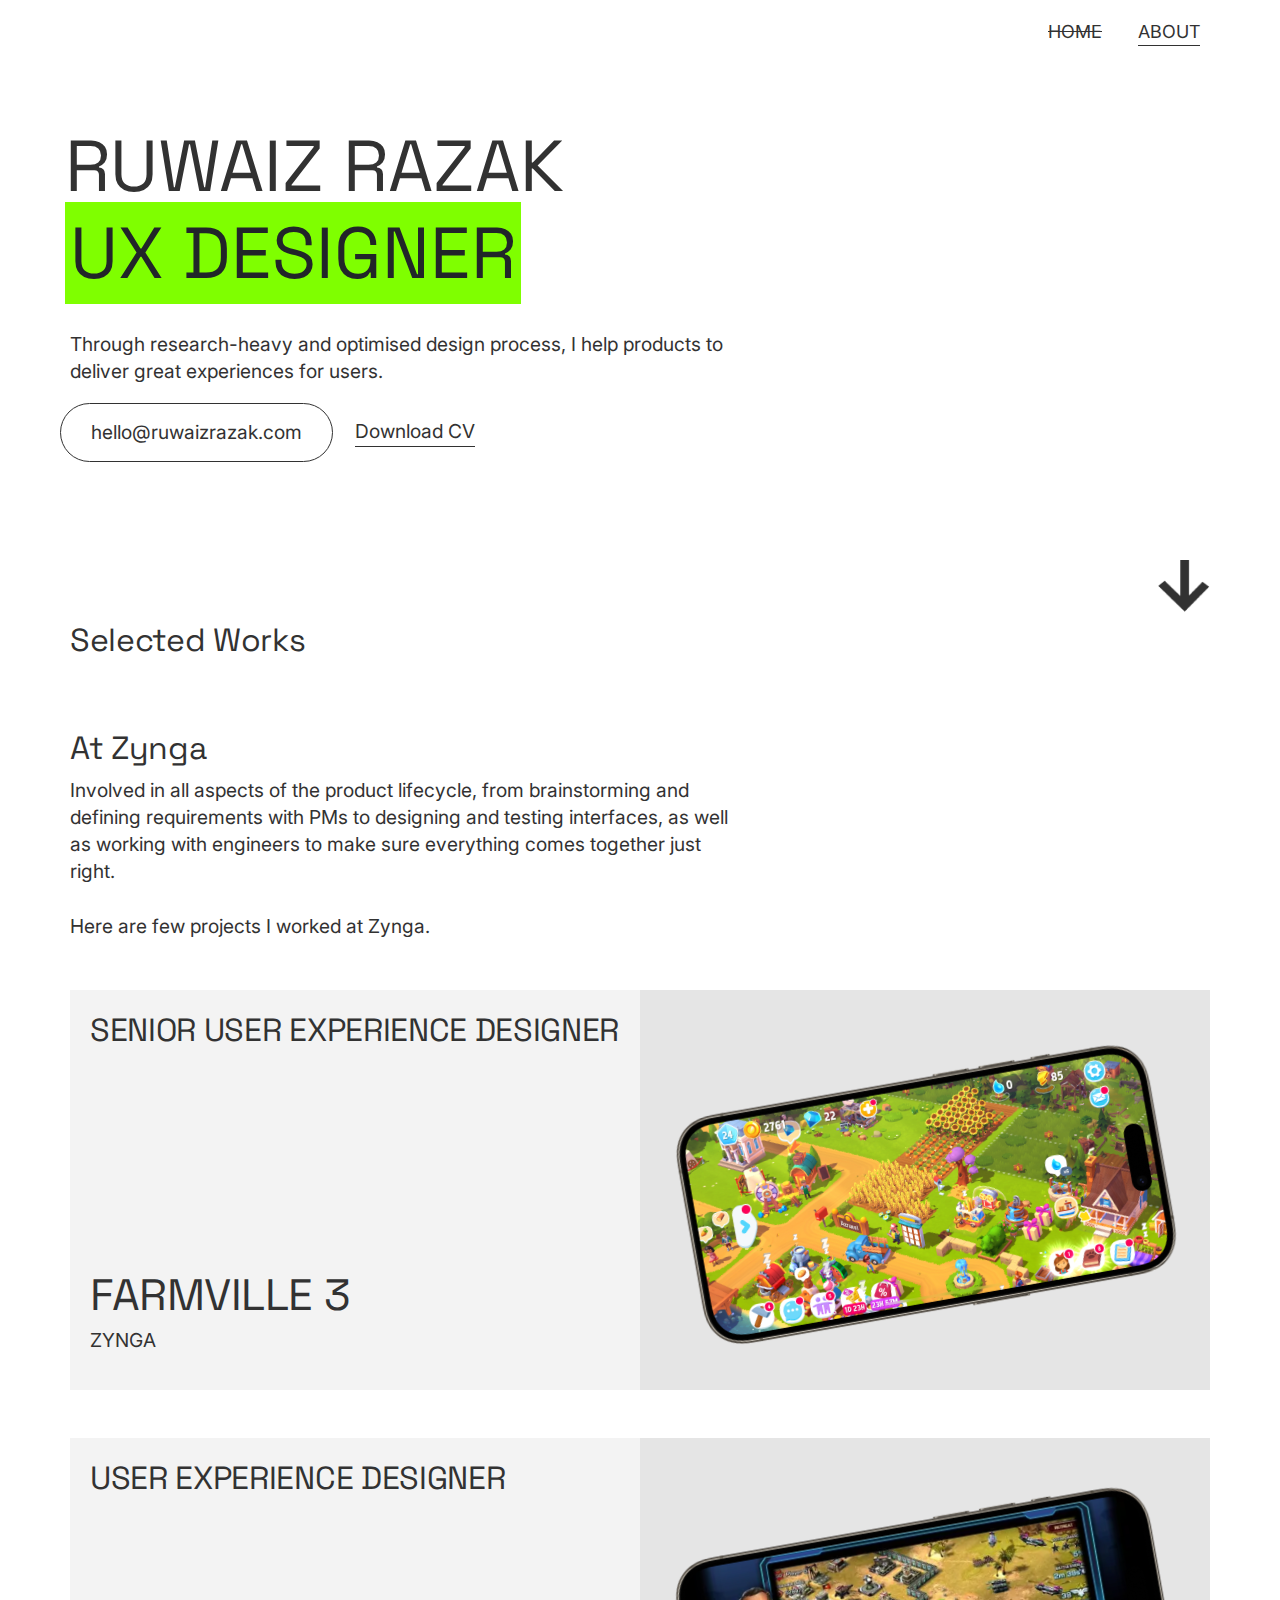
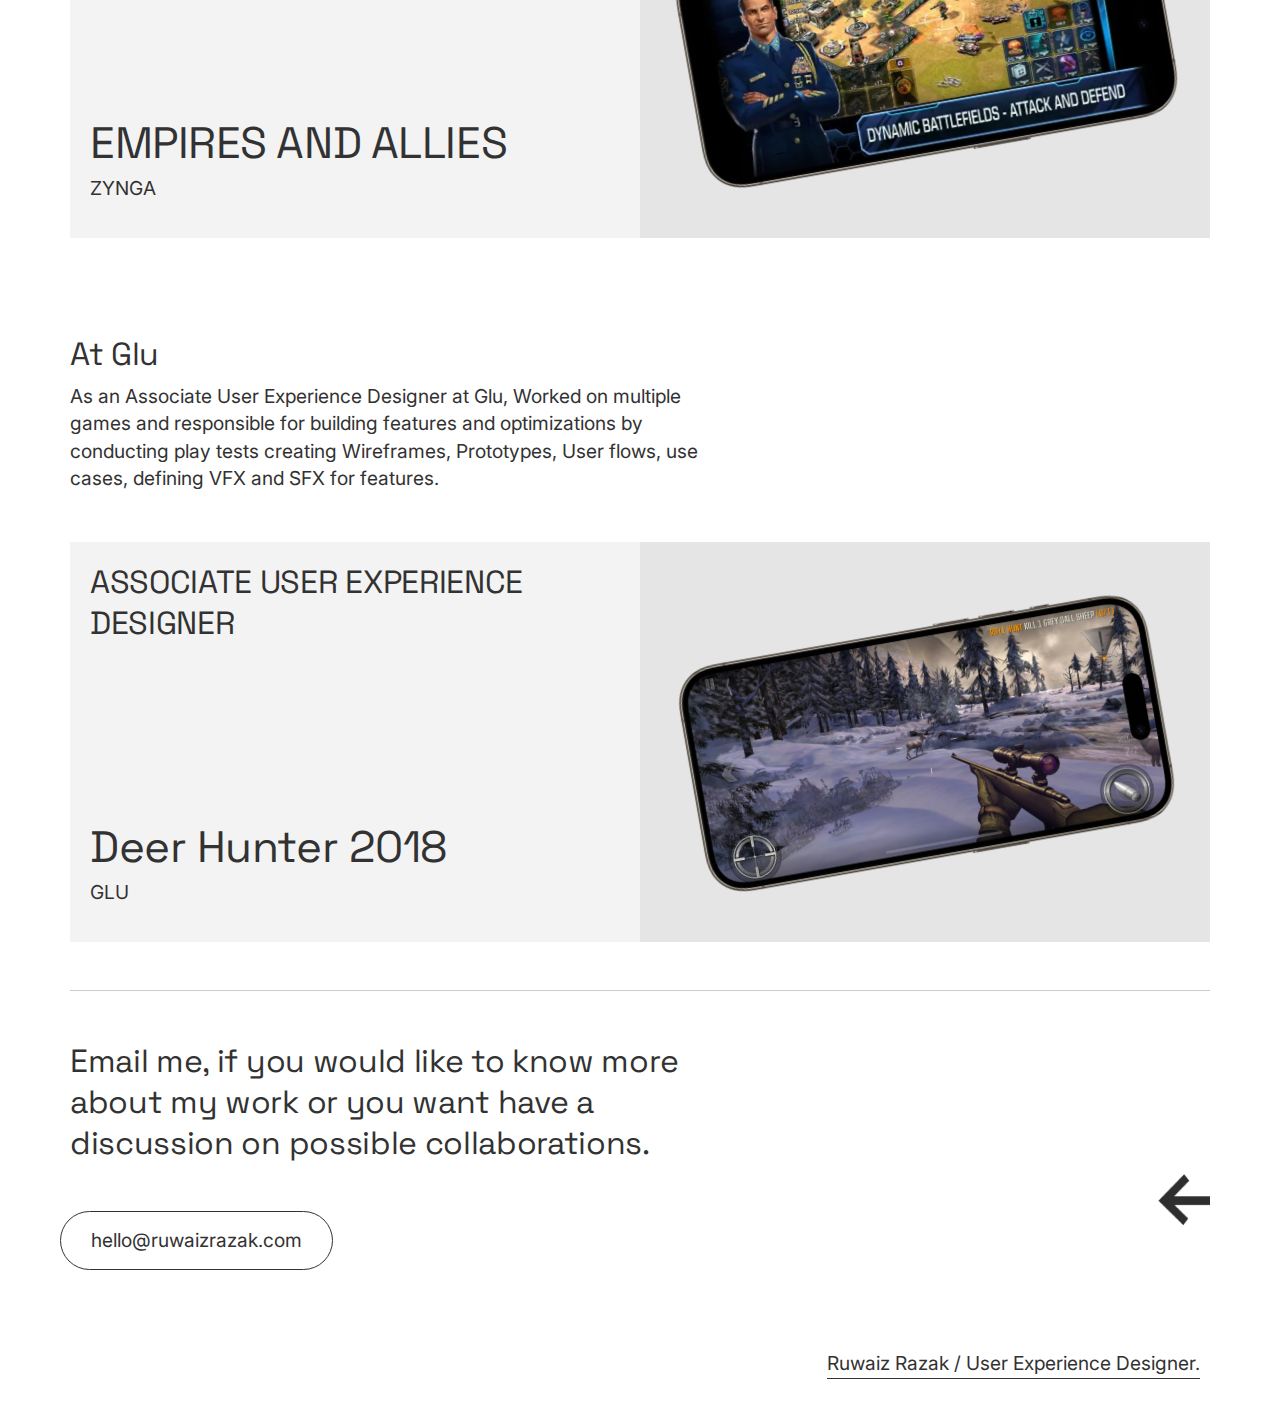
<file: index.html>
<!doctype html>
<html lang="en">
  <head>
    <!-- Google tag (gtag.js) -->
    <script async src="https://www.googletagmanager.com/gtag/js?id=G-75GYY3Y3H3"></script>
    <script>
      window.dataLayer = window.dataLayer || [];
      function gtag() { dataLayer.push(arguments); }
      gtag('js', new Date());

      gtag('config', 'G-75GYY3Y3H3');
    </script>
    <meta charset="utf-8">
    <meta name="description" content="User Experience Designer | Prototyper">
    <meta name="keywords" content="Designer | Prototyper ">
    <meta name="author" content="Ruwaiz Razak">
    <meta name="viewport" content="width=device-width, initial-scale=1">
    <link rel="preconnect" href="https://fonts.googleapis.com">
    <link rel="preconnect" href="https://fonts.gstatic.com" crossorigin>
    <link href="https://fonts.googleapis.com/css2?family=Inter:wght@100..900&display=swap" rel="stylesheet">
    <link href="https://fonts.googleapis.com/css2?family=Space+Grotesk:wght@500&display=swap" rel="stylesheet">

    <link rel="stylesheet" href="https://cdn.jsdelivr.net/npm/bootstrap@5.3.2/dist/css/bootstrap.min.css">
    <link rel="stylesheet" href="https://cdn.jsdelivr.net/npm/bootstrap-icons@1.11.3/font/bootstrap-icons.min.css">
    <link rel="stylesheet" href="./style.css">
    <title>Ruwaiz Razak</title>
  </head>
  <body>
    <!-- Navbar begins here -->
      <nav class="navbar">
        <form class="container justify-content-end">
          <a class="active" href="#">HOME</a>
          &nbsp;&nbsp;&nbsp;&nbsp;
          <a href="./about.html">ABOUT</a>
        </form>
      </nav>
    <!--Navbar ends here-->

    <!--hero container starts-->
    <div class="container" id="hero">
      <div class="row">
        <div class="col-lg-9"><h1>RUWAIZ RAZAK <br><mark>UX DESIGNER</mark></h1></div>

      </div>
      <div class="row">
        <div class="col-lg-7 mt-3">
          <p>Through research-heavy and optimised design process, I help products to deliver great experiences for users.</p>
        </div>
      </div>
        <div class="d-md-flex align-items-start mt-3">
          <div>
            <a href="mailto:hello@ruwaizrazak.com" type="button" class="btn btn-outline-dark">hello@ruwaizrazak.com</a>
          </div>
            &nbsp;&nbsp;&nbsp;
          <div>
            <a href="https://drive.google.com/file/d/1wdCp2R-qVM-IK5cyMs9qyPNwOvSQSHs1/view?usp=sharing" target="_blank">Download CV</a>
          </div>


        </div>
    </div> <!--hero container ends-->

    <!--work starts-->
    <div class="container mt-5" id="works">
      <div class="d-flex justify-content-between">
        <h3>Selected Works</h3>
        <img src="./images/DownArrow.png" alt="" id="arrow">
      </div>
    </div>
    <div class="container mt-5">
      <div class="row" id="companyHeading">
        <div class="col-lg-7">
          <h3>At Zynga</h3>
          <p>Involved in all aspects of the product lifecycle, from brainstorming and defining requirements with PMs to designing and
          testing interfaces, as well as working with engineers to make sure everything comes together just right. <br><br> Here are few
          projects I worked at Zynga.</p>
          <br>
        </div>
      </div>
    </div>
<!--individual cards-->
<!--fv3 starts-->
      <div class="container individualWork" id="FARMVILLE">
        <div class="row">
           <div class="col-md-6 d-flex align-content-between flex-wrap workDesc" id="Desc">
               <h3>SENIOR USER EXPERIENCE DESIGNER</h3>

               <div>
                 <a href="./farmville3.html" class="stretched-link"><h2>FARMVILLE 3</h2></a>
                  <p>ZYNGA</p>
                </div>
            </div>
          <div class="col-md-6 imagesection">
            <img src="./images/fv3DeviceMockup.png" alt="" class="img-fluid align-self-center">

           </div>
        </div>
      </div> <!--fv3 ends-->

      <!--EnA Starts-->
      <div class="container individualWork mt-5" id="EnA">
        <div class="row">
          <div class="col-md-6 d-flex align-content-between flex-wrap workDesc" id="Desc">
            <h3>USER EXPERIENCE DESIGNER</h3>

            <div>
              <a href="./empiresandallies.html" class="stretched-link">
                <h2>EMPIRES AND ALLIES</h2>
              </a>
              <p>ZYNGA</p>
            </div>
          </div>
          <div class="col-md-6 imagesection">
            <img src="./images/EnADeviceMockup.png" alt="" class="img-fluid align-self-center">

          </div>
        </div>
      </div>
      <!--EnA Ends-->
      <div class="container">
        <div class="row mt-5" id="companyHeading">
          <div class="col-lg-7 mt-5">
            <h3>At Glu</h3>
            <p>As an Associate User Experience Designer at Glu, Worked on multiple games and responsible for building features and
            optimizations by conducting play tests creating Wireframes, Prototypes, User flows, use cases, defining VFX and SFX for features.</p>
            <br>
          </div>
        </div>
      </div>
      <!--Deer Hunter Starts-->
      <div class="container individualWork" id="DH2018">
        <div class="row">
          <div class="col-md-6 d-flex align-content-between flex-wrap workDesc" id="Desc">
            <h3>ASSOCIATE USER EXPERIENCE DESIGNER</h3>

            <div>
              <a href="./deerhunter2018.html" class="stretched-link">
                <h2>Deer Hunter 2018</h2>
              </a>
              <p>GLU</p>
            </div>
          </div>
          <div class="col-md-6 imagesection">
            <img src="./images/DHDeviceMockup.png" alt="" class="img-fluid align-self-center">

          </div>
        </div>
        <hr class="mt-5">
      </div>
      <!--Deer Hunter Ends-->
    <!--Footer Starts here-->
      <div class="container" id="footer">
        <div class="row">
          <div class="col-lg-7">
            <h3>
              Email me, if you would like to know more about my work or you want have a discussion on possible collaborations.
            </h3>
            <br>
          </div>
          <div class="row">
            <div class="col">
              <div class="d-flex justify-content-between">
                <a href="mailto:hello@ruwaizrazak.com" type="button" class="btn btn-outline-dark">hello@ruwaizrazak.com</a>
                <img src="./images/UpArrow.png" alt="" id="arrow">
              </div>
              <div class="d-flex justify-content-end" style="margin-top: 60px;">
                <a href="./index.html" class="">Ruwaiz Razak / User Experience Designer.</a>
              </div>
            </div>
          </div>
        </div>
      </div>

    <!-- Footer ends here-->
    <script src="https://cdn.jsdelivr.net/npm/bootstrap@5.3.2/dist/js/bootstrap.bundle.min.js" integrity="sha384-C6RzsynM9kWDrMNeT87bh95OGNyZPhcTNXj1NW7RuBCsyN/o0jlpcV8Qyq46cDfL" crossorigin="anonymous"></script>

  </body>
</html>
</file>
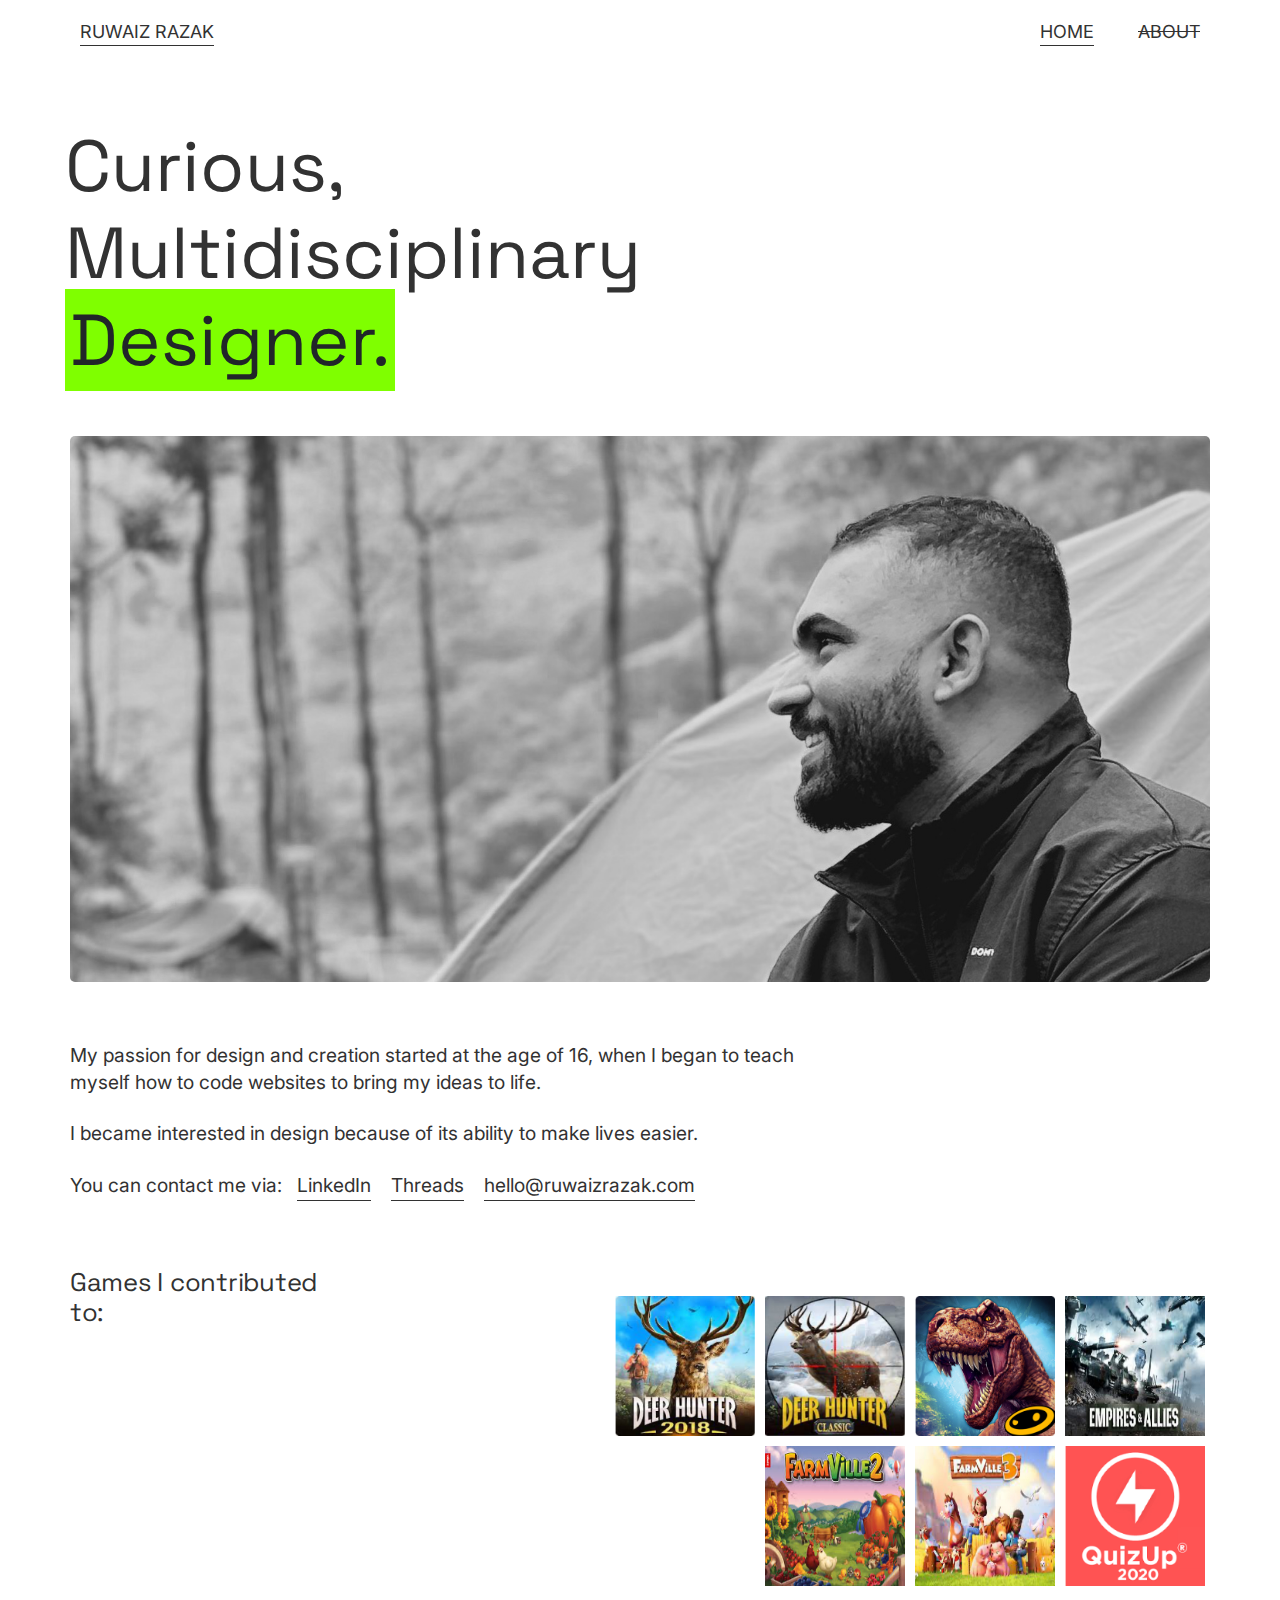
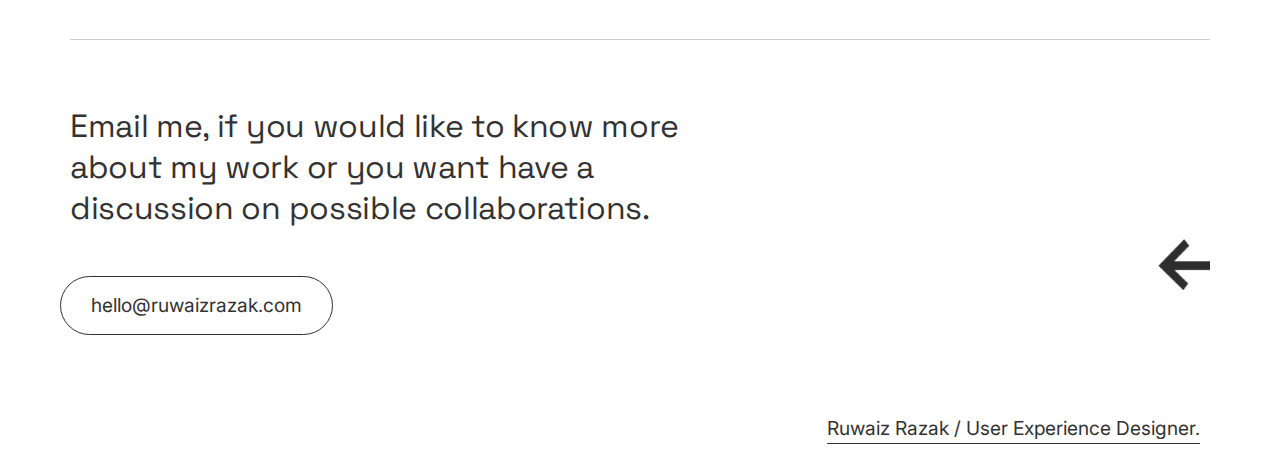
<file: about.html>
<!doctype html>
<html lang="en">
  <head>
    <!-- Google tag (gtag.js) -->
    <script async src="https://www.googletagmanager.com/gtag/js?id=G-75GYY3Y3H3"></script>
    <script>
      window.dataLayer = window.dataLayer || [];
      function gtag() { dataLayer.push(arguments); }
      gtag('js', new Date());

      gtag('config', 'G-75GYY3Y3H3');
    </script>
    <meta charset="utf-8">
    <meta name="description" content="User Experience Designer | Prototyper">
    <meta name="keywords" content="Designer | Prototyper ">
    <meta name="author" content="Ruwaiz Razak">
    <meta name="viewport" content="width=device-width, initial-scale=1">
    <link rel="preconnect" href="https://fonts.googleapis.com">
    <link rel="preconnect" href="https://fonts.gstatic.com" crossorigin>
    <link href="https://fonts.googleapis.com/css2?family=Inter:wght@100..900&display=swap" rel="stylesheet">
    <link href="https://fonts.googleapis.com/css2?family=Space+Grotesk:wght@500&display=swap" rel="stylesheet">

    <link rel="stylesheet" href="https://cdn.jsdelivr.net/npm/bootstrap@5.3.2/dist/css/bootstrap.min.css">
    <link rel="stylesheet" href="https://cdn.jsdelivr.net/npm/bootstrap-icons@1.11.3/font/bootstrap-icons.min.css">
    <link rel="stylesheet" href="./style.css">
    <title>Ruwaiz Razak</title>
  </head>
  <body>
    <!-- Navbar begins here -->
      <nav class="navbar">
        <form class="container justify-content-between">
          <a href="./index.html">RUWAIZ RAZAK</a>
          <div>
              <a href="./index.html">HOME</a>
              &nbsp;&nbsp;&nbsp;&nbsp;
              <a class="active" href="#">ABOUT</a>
          </div>

        </form>
      </nav>
    <!--Navbar ends here-->

    <!--hero Content starts-->
      <div class="container postHero">
        <div class="row">
          <div class="col">
            <h1 class="col-md-7">Curious, Multidisciplinary <mark>Designer.</mark></h1>
            <img src="./images/me.jpg" alt="" class="img-fluid" id="AboutImage">
          </div>
        </div>
        <div class="row">
          <div class="col-lg-8" id="AboutDesc">
            <p>My passion for design and creation started at the age of 16, when I began to teach myself how to code websites to
              bring
              my ideas to life.</p> <br>
            <p>I became interested in design because of its ability to make lives easier.</p> <br>
            <p class="font-weight-bold">You can contact me via: <a href="https://www.linkedin.com/in/ruwaizrazak/" target="_blank">LinkedIn</a><a href="https://www.threads.net/@ruwaizrazak" target="_blank">Threads</a><a href="mailto:hello@ruwaizrazak.com">hello@ruwaizrazak.com</a>
            </p>
          </div>
        </div>
      </div>
      <div class="container">
        <div class="row justify-content-between mt-5" id="gamesworked">
          <div class="col-lg-3">
            <h4>Games I contributed to:</h4>
          </div>
          <div class="col-lg-7 d-flex align-content-center flex-wrap justify-content-end pt-4 ">
              <img src="./images/cssanimation/DH2018.jpg" alt=""><img src="./images/cssanimation/DHC.jpg" alt=""><img src="./images/cssanimation/DINOHUNTER.jpg" alt=""><img src="./images/cssanimation/ena.jpg" alt=""><img src="./images/cssanimation/fv2.jpg" alt=""><img src="./images/cssanimation/fv3.jpg" alt=""><img src="./images/cssanimation/QUIZUP.jpg" alt="">
          </div>
          <hr class="mt-5">
        </div>



      </div>



<!--Footer Starts here-->
<div class="container" id="footer">
  <div class="row">
    <div class="col-lg-7">
      <h3>
        Email me, if you would like to know more about my work or you want have a discussion on possible collaborations.
      </h3>
      <br>
    </div>
    <div class="row">
      <div class="col">
        <div class="d-flex justify-content-between">
          <a href="mailto:hello@ruwaizrazak.com" type="button" class="btn btn-outline-dark">hello@ruwaizrazak.com</a>
          <img src="./images/UpArrow.png" alt="" id="arrow">
        </div>
        <div class="d-flex justify-content-end" style="margin-top: 60px;">
          <a href="./index.html" class="">Ruwaiz Razak / User Experience Designer.</a>
        </div>
      </div>
    </div>
  </div>
</div>

<!-- Footer ends here-->
    <script src="https://cdn.jsdelivr.net/npm/bootstrap@5.3.2/dist/js/bootstrap.bundle.min.js" integrity="sha384-C6RzsynM9kWDrMNeT87bh95OGNyZPhcTNXj1NW7RuBCsyN/o0jlpcV8Qyq46cDfL" crossorigin="anonymous"></script>

  </body>
</html>
</file>
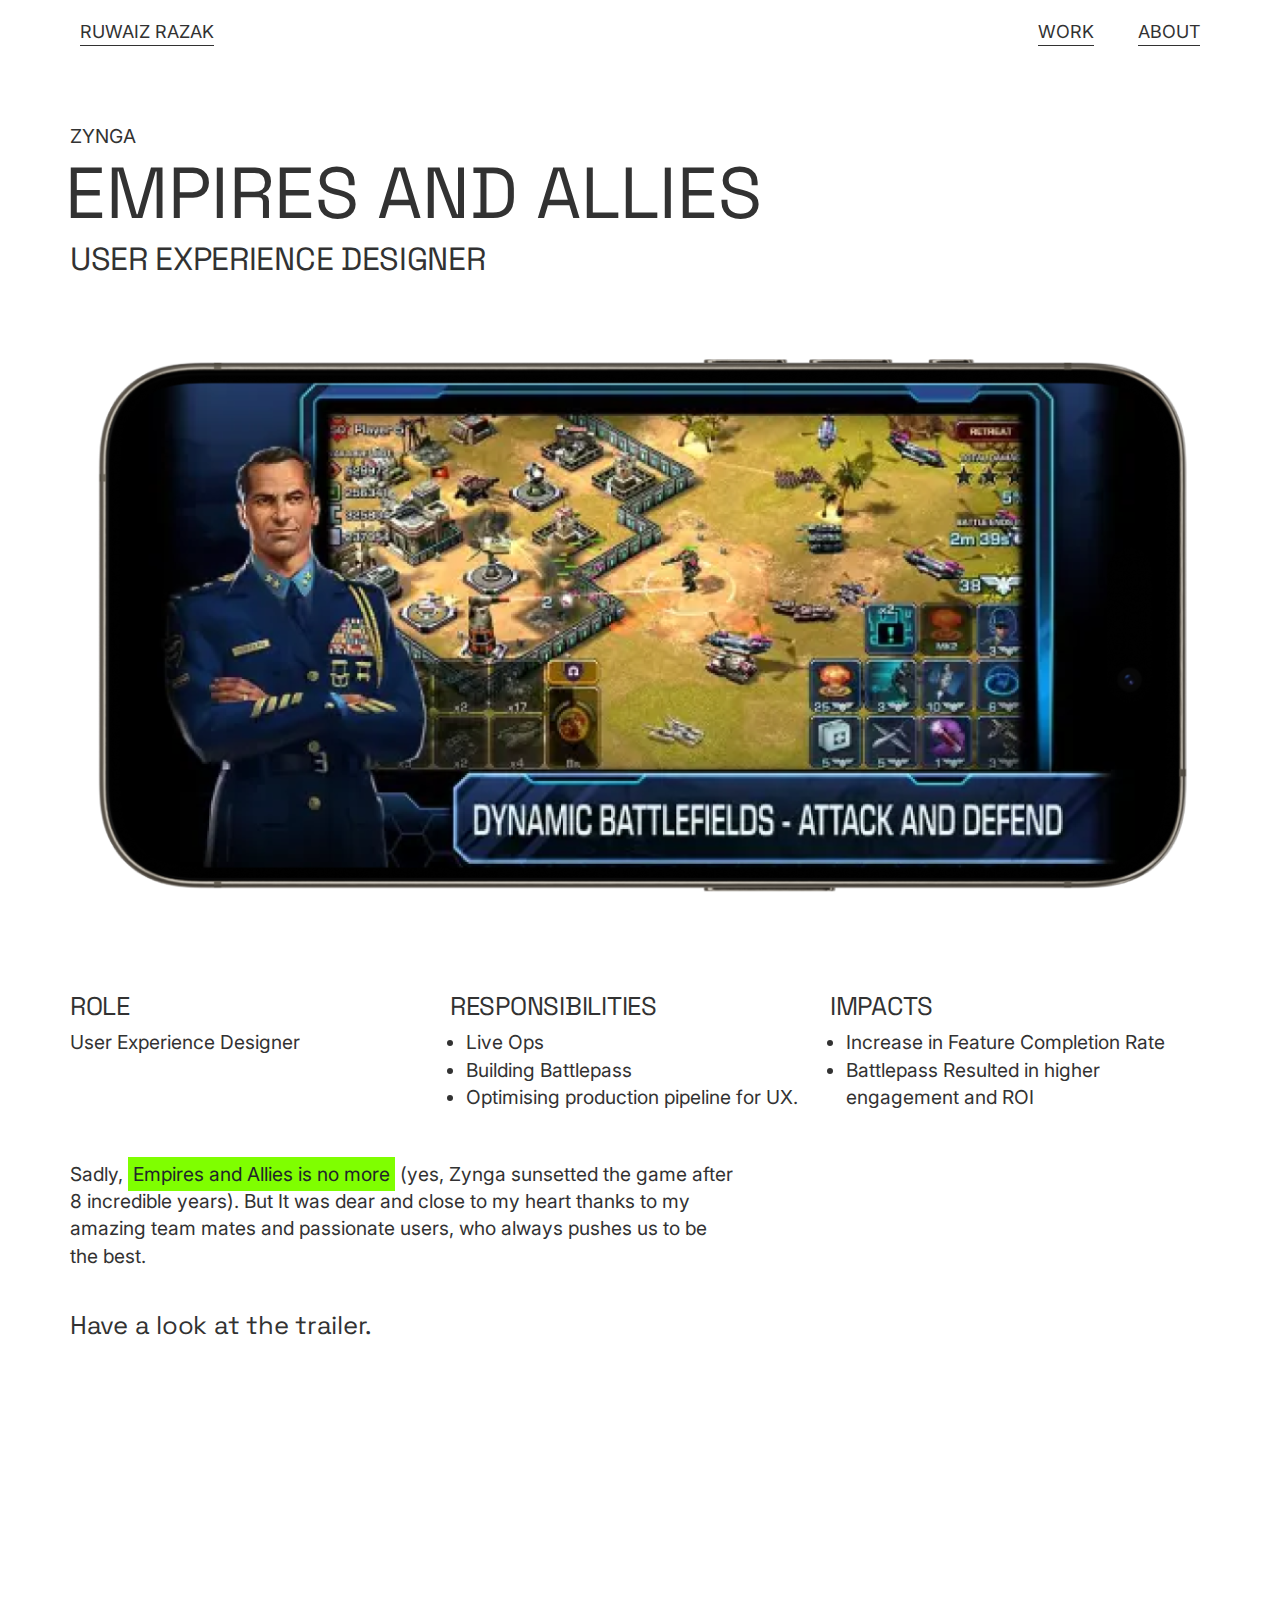
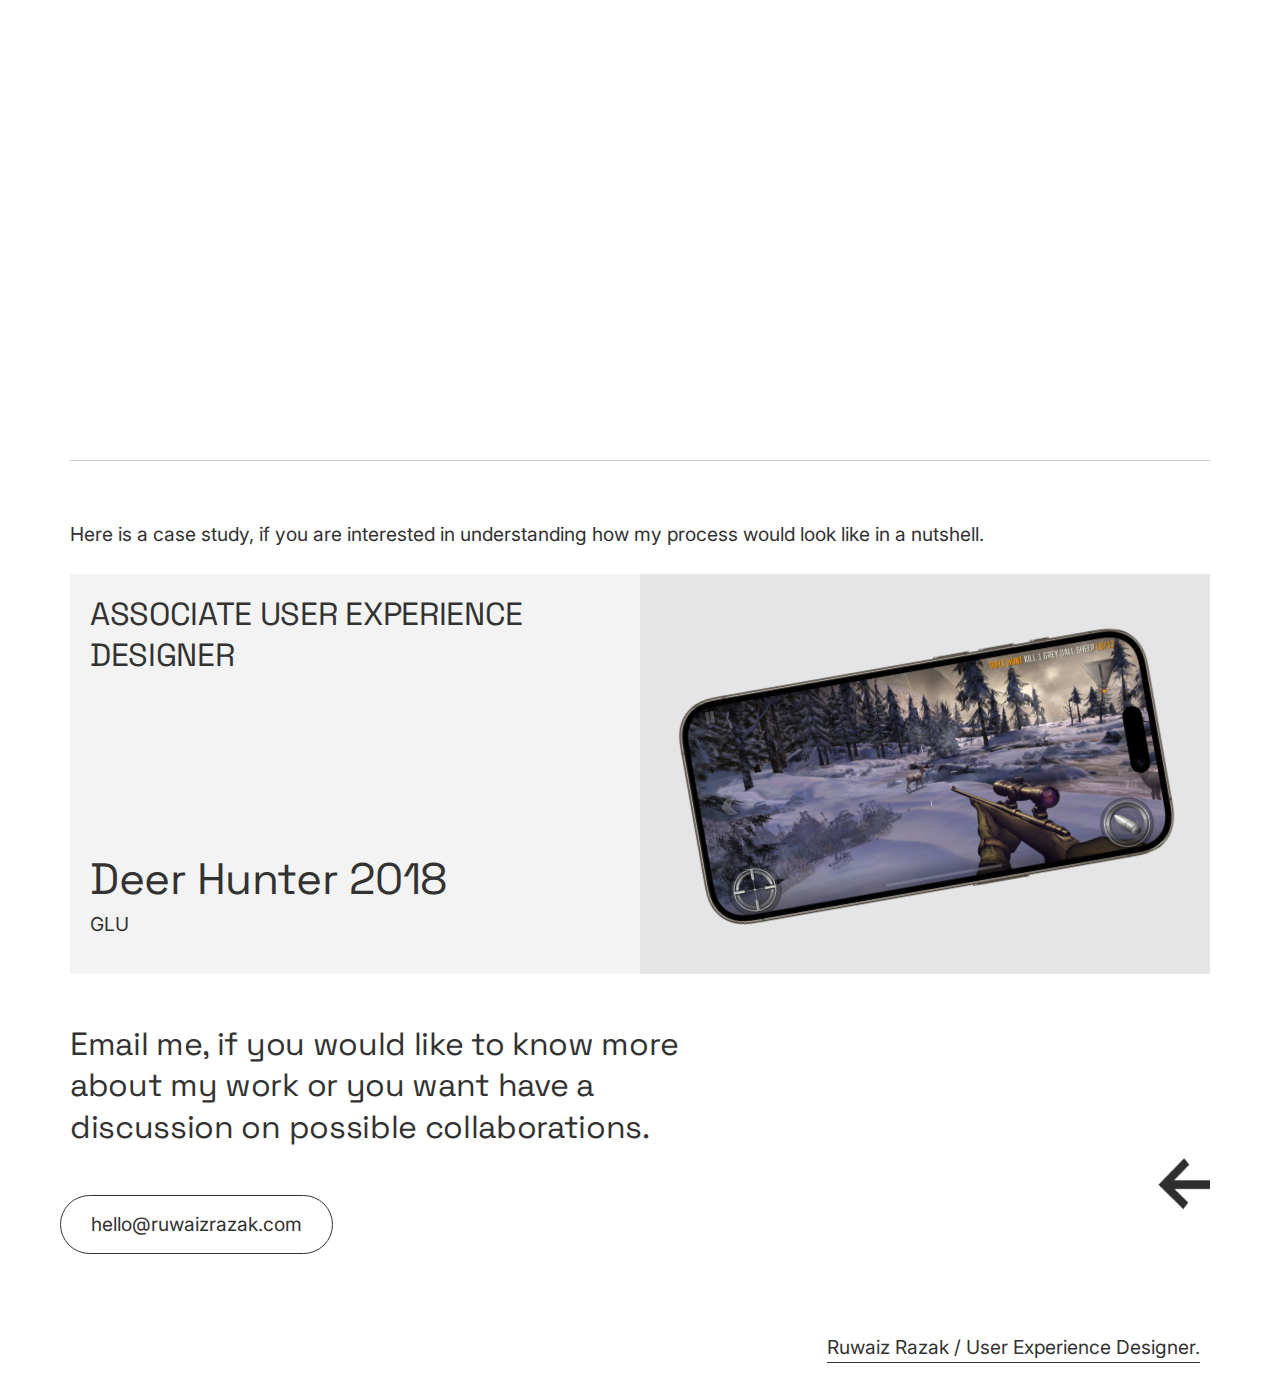
<file: empiresandallies.html>
<!doctype html>
<html lang="en">
  <head>
    <!-- Google tag (gtag.js) -->
    <script async src="https://www.googletagmanager.com/gtag/js?id=G-75GYY3Y3H3"></script>
    <script>
      window.dataLayer = window.dataLayer || [];
      function gtag() { dataLayer.push(arguments); }
      gtag('js', new Date());

      gtag('config', 'G-75GYY3Y3H3');
    </script>
    <meta charset="utf-8">
    <meta name="description" content="User Experience Designer | Prototyper">
    <meta name="keywords" content="Designer | Prototyper ">
    <meta name="author" content="Ruwaiz Razak">
    <meta name="viewport" content="width=device-width, initial-scale=1">
    <link rel="preconnect" href="https://fonts.googleapis.com">
    <link rel="preconnect" href="https://fonts.gstatic.com" crossorigin>
    <link href="https://fonts.googleapis.com/css2?family=Inter:wght@100..900&display=swap" rel="stylesheet">
    <link href="https://fonts.googleapis.com/css2?family=Space+Grotesk:wght@500&display=swap" rel="stylesheet">

    <link rel="stylesheet" href="https://cdn.jsdelivr.net/npm/bootstrap@5.3.2/dist/css/bootstrap.min.css">
    <link rel="stylesheet" href="https://cdn.jsdelivr.net/npm/bootstrap-icons@1.11.3/font/bootstrap-icons.min.css">
    <link rel="stylesheet" href="./style.css">
    <title>Ruwaiz Razak</title>
  </head>
  <body>
    <!-- Navbar begins here -->
      <nav class="navbar">
        <form class="container justify-content-between">
          <a href="#">RUWAIZ RAZAK</a>
          <div>
              <a href="./index.html">WORK</a>
              &nbsp;&nbsp;&nbsp;&nbsp;
              <a href="./about.html">ABOUT</a>
          </div>

        </form>
      </nav>
    <!--Navbar ends here-->

    <!--hero Content starts-->
      <div class="container postHero">
        <div class="row">
          <div class="col-lg-8">
            <p class="font-weight-bold">ZYNGA</p>
            <h1>EMPIRES AND ALLIES</h1>
            <h3>USER EXPERIENCE DESIGNER</h3>
          </div>
        </div>
        <div class="row justify-content-center" id="image">
          <div class="col">
            <img src="./images/EnADeviceMockup.png" alt="Empires and Allies Screenshot in a device mockup" class="img-fluid mx-auto d-block">
          </div>
        </div>
      </div>
      <div class="container">
        <div class="row justify-content-between">
          <div class="col-md mt-2">
            <h4 class="font-weight-bold">ROLE</h4>
            <p>User Experience Designer</p>
          </div>
          <div class="col-md mt-2">
            <h4 class="font-weight-bold">RESPONSIBILITIES</h4>
            <ul>
              <li>Live Ops</li>
              <li>Building Battlepass</li>
              <li>Optimising production pipeline for UX.</li>
            </ul>
          </div>
          <div class="col-md mt-2">
            <h4 class="font-weight-bold">IMPACTS</h4>
            <ul>
              <li>Increase in Feature Completion Rate</li>
              <li>Battlepass Resulted in higher engagement and ROI</li>
            </ul>
          </div>
        </div>
      </div>
      <div class="container">
        <div class="row">
          <div class="col-lg-7 mt-4">
            <p>Sadly, <mark>Empires and Allies is no more</mark> (yes, Zynga sunsetted the game after 8 incredible years). But It was dear and close to my heart thanks to my amazing team mates and passionate users, who always pushes us to be the best.</p>
          </div>
        </div>
        <div class="row mt-4">
          <h4>
            Have a look at the trailer.
          </h4>
          <div class="col-lg-12 Trailer">
            <iframe src="https://www.youtube.com/embed/xp8sWWBayTQ?si=Vpc-GbnANvy3Ei1p"
              title="YouTube video player" frameborder="0"
              allow="accelerometer; autoplay; clipboard-write; encrypted-media; gyroscope; picture-in-picture; web-share"
              allowfullscreen></iframe>
          </div>

        </div>
        <hr>
      </div>

<!--Guiding to case study-->
<div class="container" id="casestudy">
  <div class="row">
    <div class="col">
      <p class="font-weight-bold">Here is a case study, if you are interested in understanding how my process would look like in a nutshell.</p>
    </div>
  </div>
</div>

<!--Deer Hunter Starts-->
<div class="container individualWork" id="DH2018">
  <div class="row">
    <div class="col-md-6 d-flex align-content-between flex-wrap workDesc" id="Desc">
      <h3>ASSOCIATE USER EXPERIENCE DESIGNER</h3>

      <div>
        <a href="./deerhunter2018.html" class="stretched-link">
          <h2>Deer Hunter 2018</h2>
        </a>
        <p>GLU</p>
      </div>
    </div>
    <div class="col-md-6 imagesection">
      <img src="./images/DHDeviceMockup.png" alt="" class="img-fluid align-self-center">

    </div>
  </div>
</div>
<!--Deer Hunter Ends-->
<!--Guiding to case study ends-->

  <!--Footer Starts here-->
  <div class="container" id="footer">
    <div class="row">
      <div class="col-lg-7">
        <h3>
          Email me, if you would like to know more about my work or you want have a discussion on possible collaborations.
        </h3>
        <br>
      </div>
      <div class="row">
        <div class="col">
          <div class="d-flex justify-content-between">
            <a href="mailto:hello@ruwaizrazak.com" type="button" class="btn btn-outline-dark">hello@ruwaizrazak.com</a>
            <img src="./images/UpArrow.png" alt="" id="arrow">
          </div>
          <div class="d-flex justify-content-end" style="margin-top: 60px;">
            <a href="./index.html" class="">Ruwaiz Razak / User Experience Designer.</a>
          </div>
        </div>
      </div>
    </div>
  </div>

  <!-- Footer ends here-->
    <script src="https://cdn.jsdelivr.net/npm/bootstrap@5.3.2/dist/js/bootstrap.bundle.min.js" integrity="sha384-C6RzsynM9kWDrMNeT87bh95OGNyZPhcTNXj1NW7RuBCsyN/o0jlpcV8Qyq46cDfL" crossorigin="anonymous"></script>

  </body>
</html>
</file>
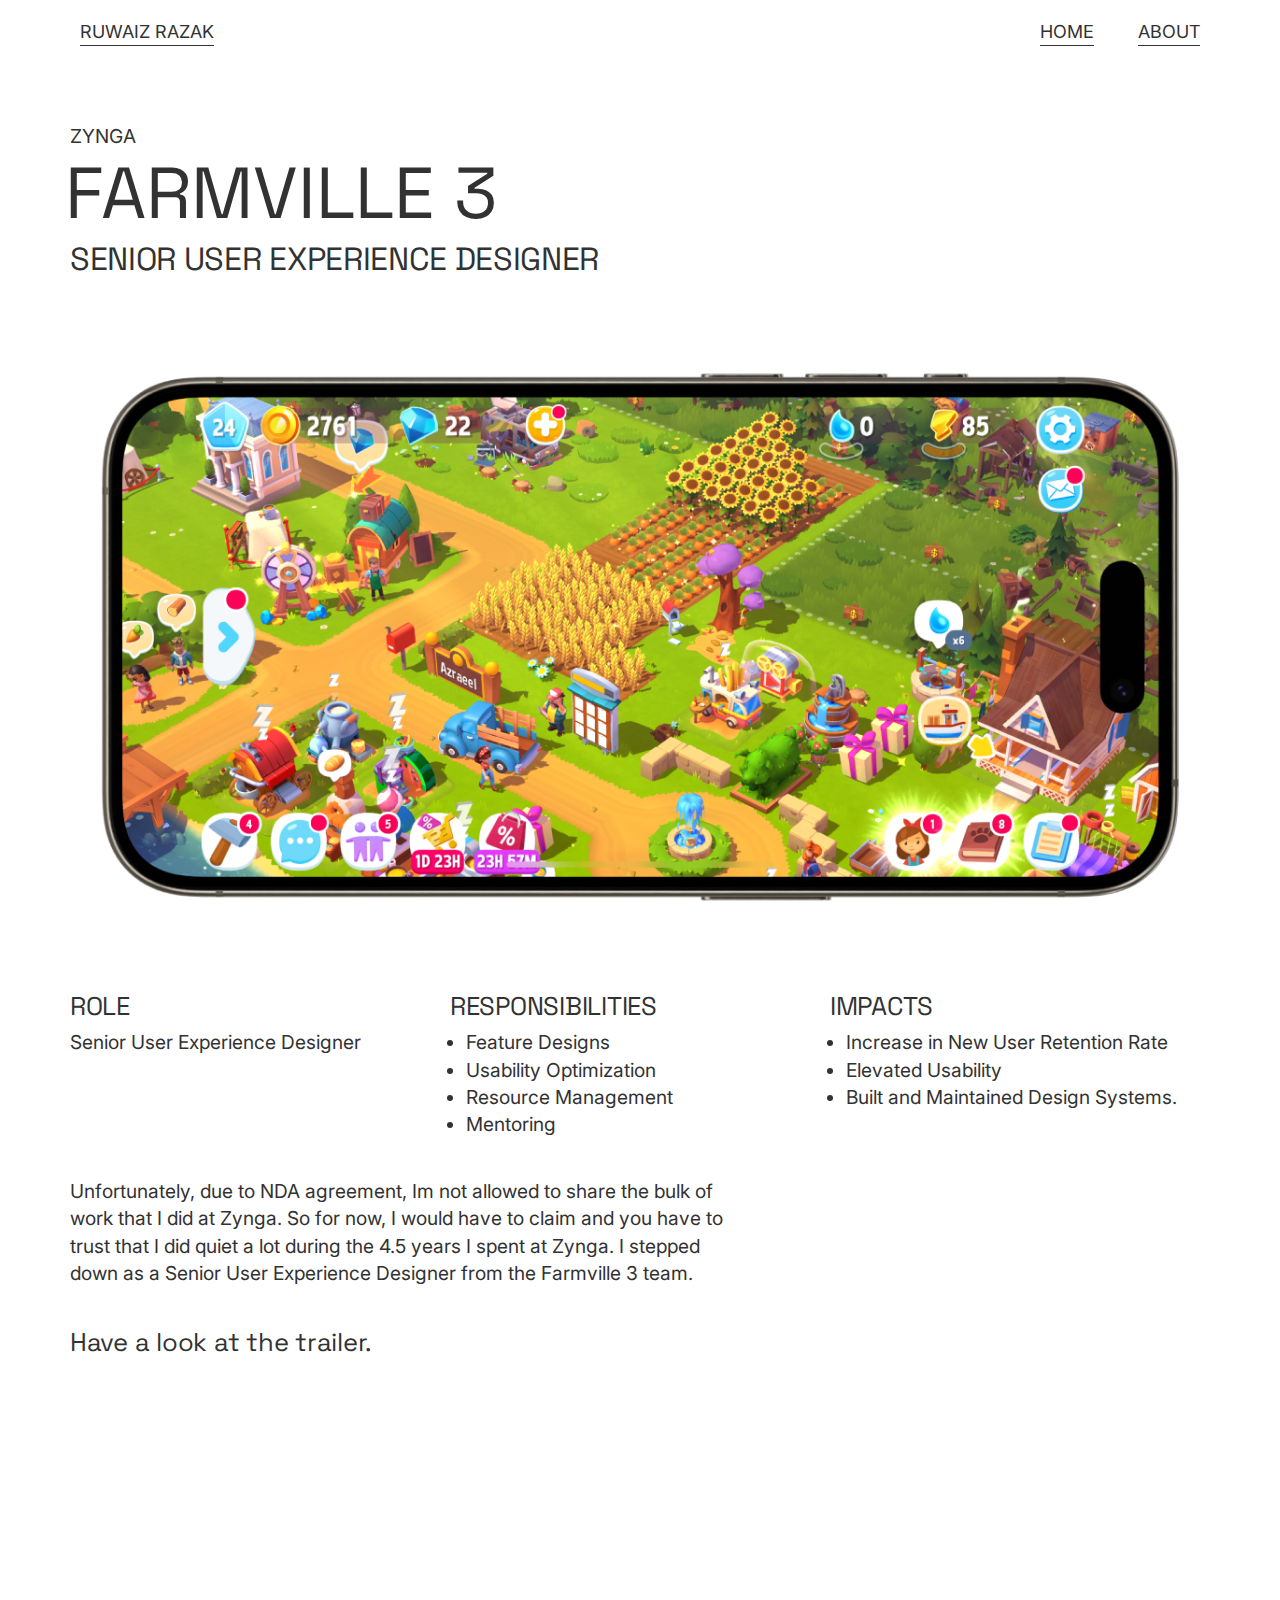
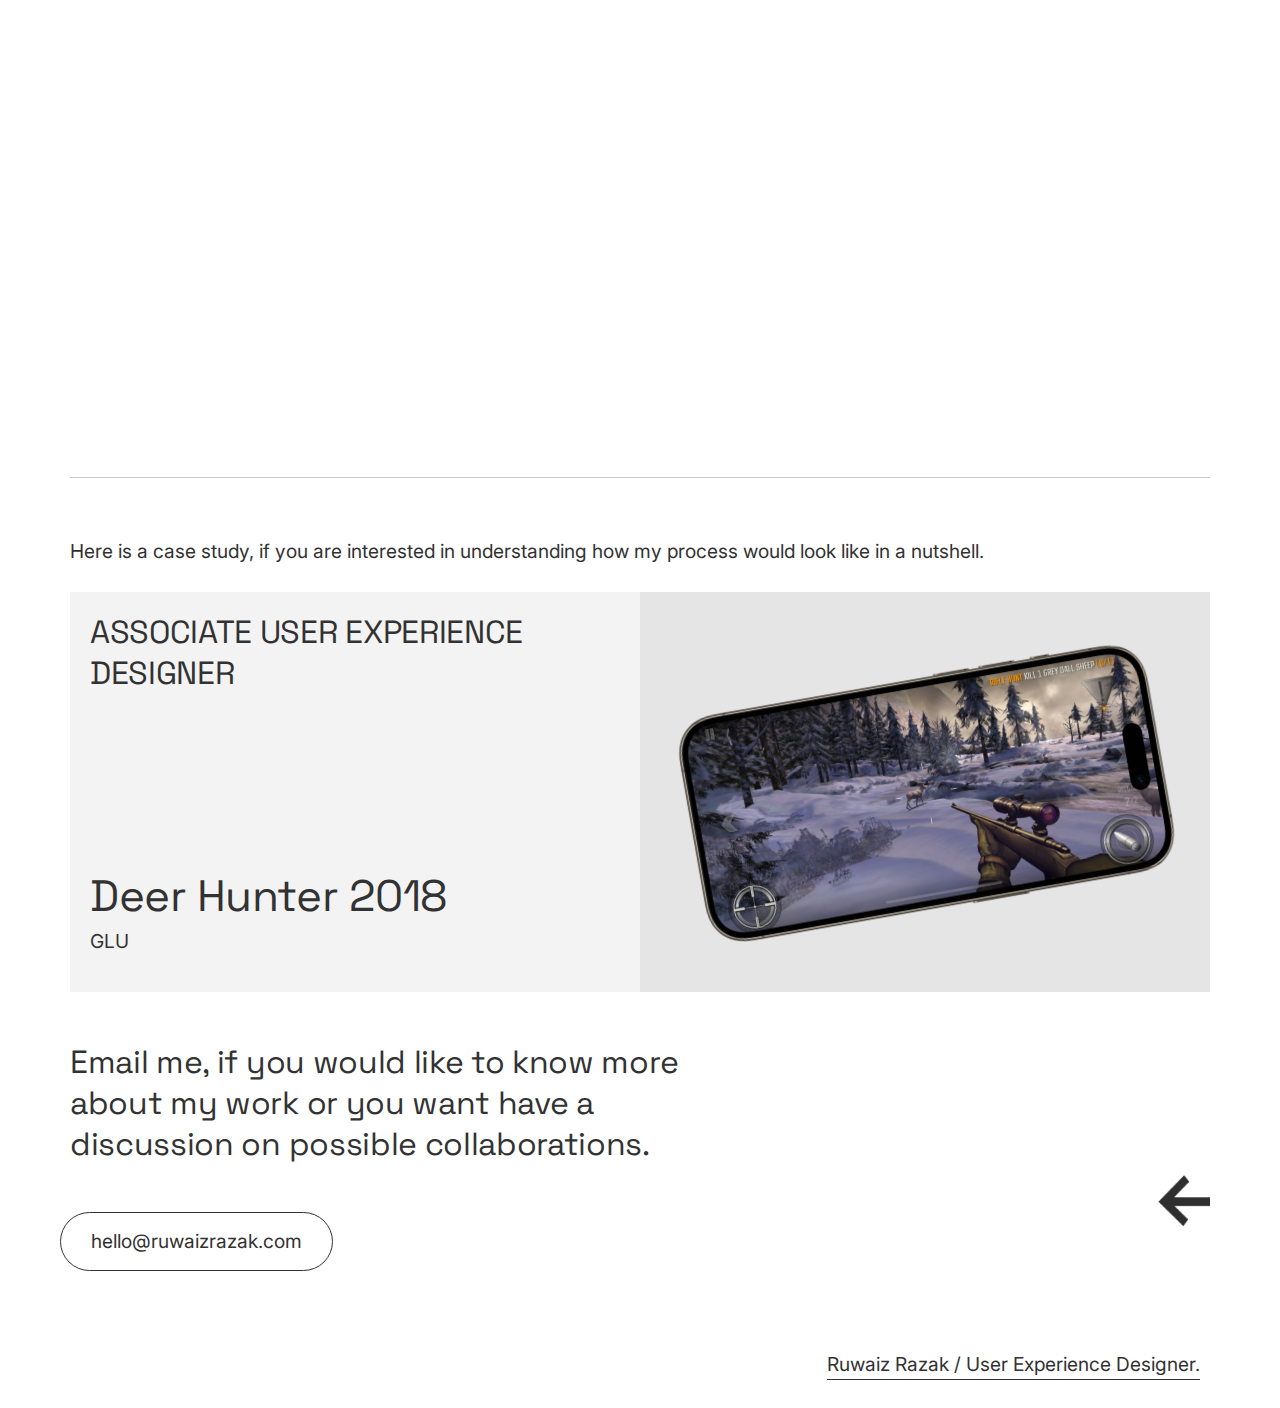
<file: farmville3.html>
<!doctype html>
<html lang="en">
  <head>
    <!-- Google tag (gtag.js) -->
    <script async src="https://www.googletagmanager.com/gtag/js?id=G-75GYY3Y3H3"></script>
    <script>
      window.dataLayer = window.dataLayer || [];
      function gtag() { dataLayer.push(arguments); }
      gtag('js', new Date());

      gtag('config', 'G-75GYY3Y3H3');
    </script>
    <meta charset="utf-8">
    <meta name="description" content="User Experience Designer | Prototyper">
    <meta name="keywords" content="Designer | Prototyper ">
    <meta name="author" content="Ruwaiz Razak">
    <meta name="viewport" content="width=device-width, initial-scale=1">
    <link rel="preconnect" href="https://fonts.googleapis.com">
    <link rel="preconnect" href="https://fonts.gstatic.com" crossorigin>
    <link href="https://fonts.googleapis.com/css2?family=Inter:wght@100..900&display=swap" rel="stylesheet">
    <link href="https://fonts.googleapis.com/css2?family=Space+Grotesk:wght@500&display=swap" rel="stylesheet">

    <link rel="stylesheet" href="https://cdn.jsdelivr.net/npm/bootstrap@5.3.2/dist/css/bootstrap.min.css">
    <link rel="stylesheet" href="https://cdn.jsdelivr.net/npm/bootstrap-icons@1.11.3/font/bootstrap-icons.min.css">
    <link rel="stylesheet" href="./style.css">
    <title>Ruwaiz Razak</title>
  </head>
  <body>
    <!-- Navbar begins here -->
      <nav class="navbar">
        <form class="container justify-content-between">
          <a href="#">RUWAIZ RAZAK</a>
          <div>
              <a href="./index.html" target="_blank">HOME</a>
              &nbsp;&nbsp;&nbsp;&nbsp;
              <a href="./about.html" target="_blank">ABOUT</a>
          </div>

        </form>
      </nav>
    <!--Navbar ends here-->

    <!--hero Content starts-->
      <div class="container postHero">
        <div class="row">
          <div class="col-lg-8">
            <p class="font-weight-bold">ZYNGA</p>
            <h1>FARMVILLE 3</h1>
            <h3>SENIOR USER EXPERIENCE DESIGNER</h3>
          </div>
        </div>
        <div class="row justify-content-center" id="image">
          <div class="col-md">
            <img src="./images/fv3DeviceMockup.png" alt="farmville3 Screenshot in a device mockup" class="img-fluid mx-auto d-block">
          </div>
        </div>
      </div>
      <div class="container">
        <div class="row justify-content-between">
          <div class="col-md mt-2">
            <h4 class="font-weight-bold">ROLE</h4>
            <p>Senior User Experience Designer</p>
          </div>
          <div class="col mt-2">
            <h4 class="font-weight-bold">RESPONSIBILITIES</h4>
            <ul>
              <li>Feature Designs</li>
              <li>Usability Optimization</li>
              <li>Resource Management</li>
              <li>Mentoring</li>
            </ul>
          </div>
          <div class="col-md mt-2">
            <h4 class="font-weight-bold">IMPACTS</h4>
            <ul>
              <li>Increase in New User Retention Rate</li>
              <li>Elevated Usability</li>
              <li>Built and Maintained Design Systems.</li>
            </ul>
          </div>
        </div>
      </div>
      <div class="container">
        <div class="row mt-4">
          <div class="col-lg-7">
            <p>Unfortunately, due to NDA agreement, Im not allowed to share the bulk of work that I did at Zynga. So for now, I would
            have to claim and you have to trust that I did quiet a lot during the 4.5 years I spent at Zynga. I stepped down as a
            Senior User Experience Designer from the Farmville 3 team.</p>
          </div>
        </div>
        <div class="row mt-4">
          <h4>
            Have a look at the trailer.
          </h4>
          <div class="col-lg-12 Trailer">
            <iframe src="https://www.youtube.com/embed/KELeZObZy6M?si=9mgP2Uym-JKCI01p"
              title="YouTube video player" frameborder="0"
              allow="accelerometer; autoplay; clipboard-write; encrypted-media; gyroscope; picture-in-picture; web-share"
              allowfullscreen></iframe>
          </div>

        </div>
        <hr>
      </div>

<!--Guiding to case study-->
<div class="container" id="casestudy">
  <div class="row">
    <div class="col">
      <p class="font-weight-bold">Here is a case study, if you are interested in understanding how my process would look like in a nutshell.</p>
    </div>
  </div>
</div>

<!--Deer Hunter Starts-->
<div class="container individualWork" id="DH2018">
  <div class="row">
    <div class="col-md-6 d-flex align-content-between flex-wrap workDesc" id="Desc">
      <h3>ASSOCIATE USER EXPERIENCE DESIGNER</h3>

      <div>
        <a href="./deerhunter2018.html" class="stretched-link">
          <h2>Deer Hunter 2018</h2>
        </a>
        <p>GLU</p>
      </div>
    </div>
    <div class="col-md-6 imagesection">
      <img src="./images/DHDeviceMockup.png" alt="" class="img-fluid align-self-center">

    </div>
  </div>
</div>
<!--Deer Hunter Ends-->
<!--Guiding to case study ends-->

      <!--Footer Starts here-->
      <div class="container" id="footer">
        <div class="row">
          <div class="col-lg-7">
            <h3>
              Email me, if you would like to know more about my work or you want have a discussion on possible collaborations.
            </h3>
            <br>
          </div>
          <div class="row">
            <div class="col">
              <div class="d-flex justify-content-between">
                <a href="mailto:hello@ruwaizrazak.com" type="button" class="btn btn-outline-dark">hello@ruwaizrazak.com</a>
                <img src="./images/UpArrow.png" alt="" id="arrow">
              </div>
              <div class="d-flex justify-content-end" style="margin-top: 60px;">
                <a href="./index.html" class="">Ruwaiz Razak / User Experience Designer.</a>
              </div>
            </div>
          </div>
        </div>
      </div>

      <!-- Footer ends here-->
    <script src="https://cdn.jsdelivr.net/npm/bootstrap@5.3.2/dist/js/bootstrap.bundle.min.js" integrity="sha384-C6RzsynM9kWDrMNeT87bh95OGNyZPhcTNXj1NW7RuBCsyN/o0jlpcV8Qyq46cDfL" crossorigin="anonymous"></script>

  </body>
</html>
</file>
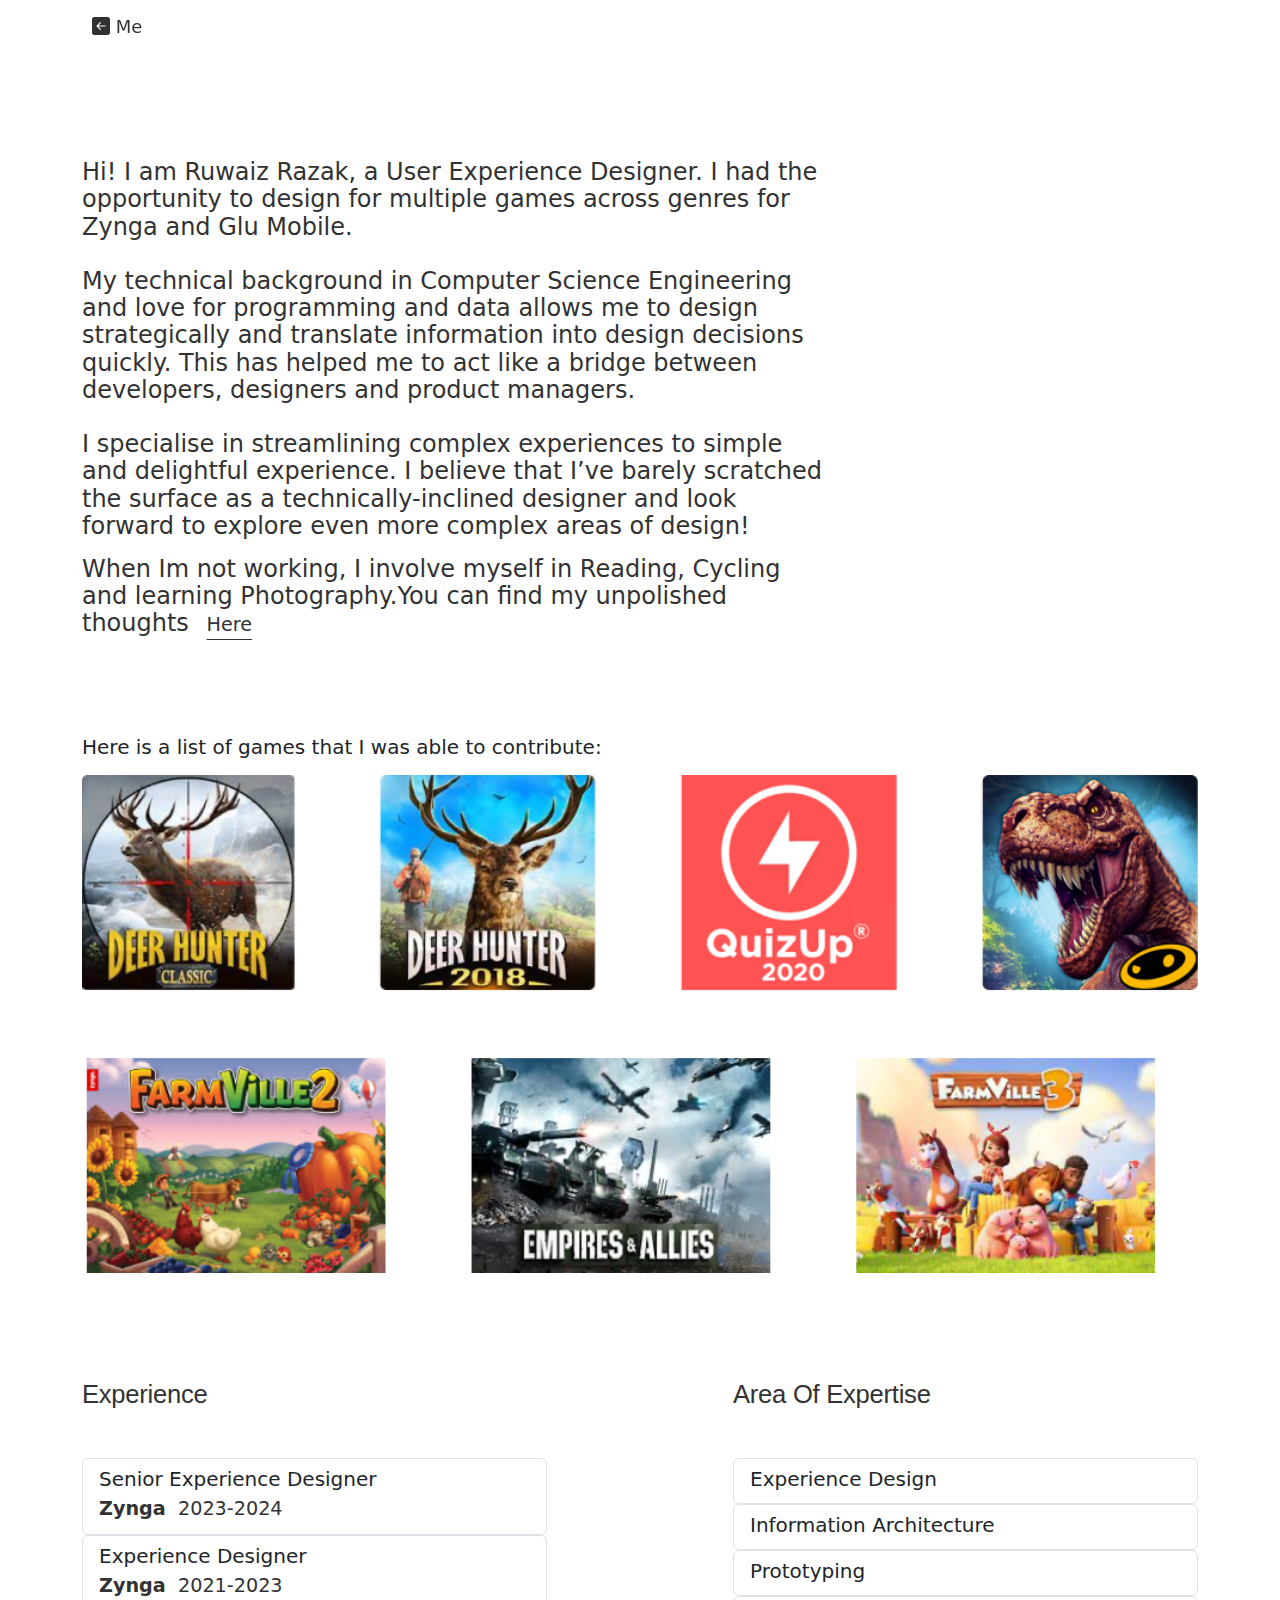
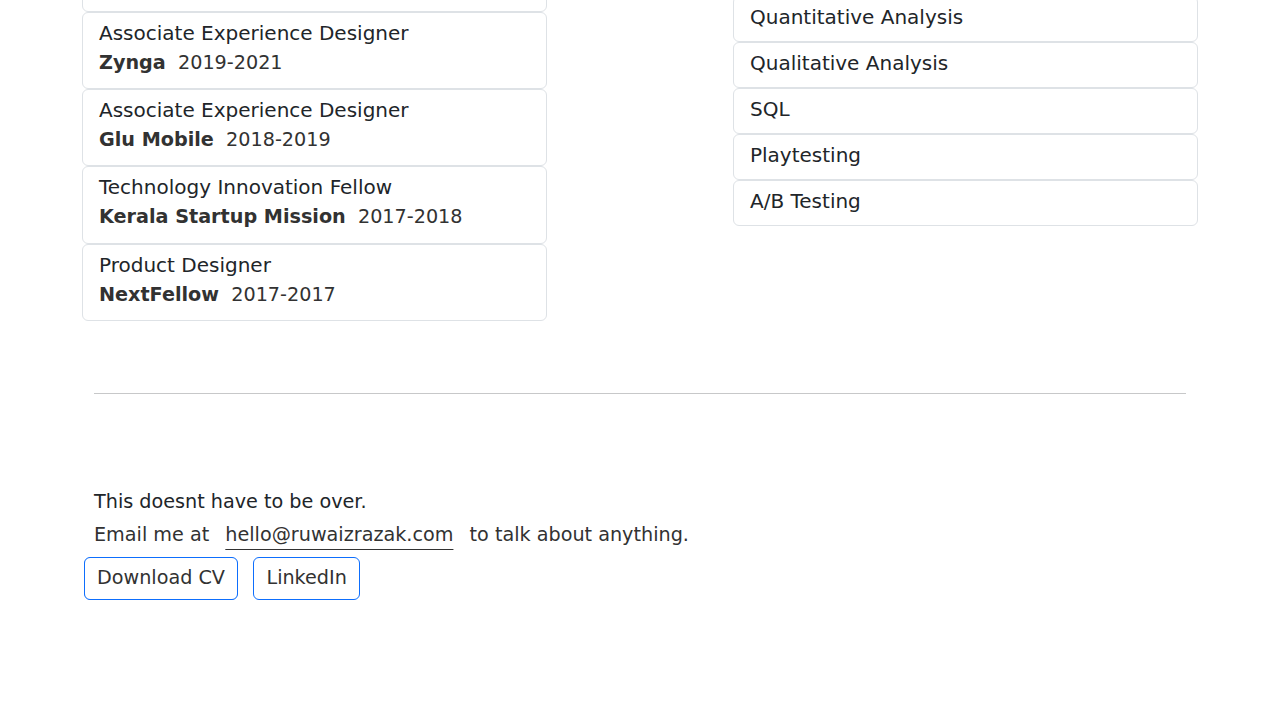
<file: me.html>
<!doctype html>
<html lang="en">

<head>
  <!-- Google tag (gtag.js) -->
  <script async src="https://www.googletagmanager.com/gtag/js?id=G-75GYY3Y3H3"></script>
  <script>
    window.dataLayer = window.dataLayer || [];
    function gtag() { dataLayer.push(arguments); }
    gtag('js', new Date());

    gtag('config', 'G-75GYY3Y3H3');
  </script>
  <meta charset="utf-8">
  <meta name="description" content="User Experience Designer | Prototyper">
  <meta name="keywords" content="Designer | Prototyper ">
  <meta name="author" content="Ruwaiz Razak">
  <meta name="viewport" content="width=device-width, initial-scale=1">
  <link rel="preconnect" href="https://fonts.googleapis.com">
  <link rel="preconnect" href="https://fonts.gstatic.com" crossorigin>
  <link href="https://fonts.googleapis.com/css2?family=Lato:wght@300;400;700&display=swap" rel="stylesheet">
  <link rel="stylesheet" href="./style.css">
  <link rel="stylesheet" href="https://cdn.jsdelivr.net/npm/bootstrap@5.3.2/dist/css/bootstrap.min.css">
  <link rel="stylesheet" href="https://cdn.jsdelivr.net/npm/bootstrap-icons@1.11.3/font/bootstrap-icons.min.css">
  <title class="bold">Ruwaiz Razak</span></title>
</head>

<body>
  <!-- Navbar begins here -->
  <nav class="navbar container sticky-top navbar-expand-lg">
    <div class="container-fluid">
      <a class="navbar-brand" href="index.html"><i class="bi bi-arrow-left-square-fill"></i> Me</b></a>

    </div>
  </nav>
  <!--Navbar ends here-->

<div class="container">
  <div class="row">
    <div class="container my-5" id="photograph">

    </div>
  </div>
  <div class="row">

    <div class="col-md-8">

      <p class="fs-4">Hi! I am Ruwaiz Razak, a User Experience Designer. I had the opportunity to design for multiple games across genres for
      Zynga and Glu Mobile. <br><br>  My technical background in Computer Science Engineering and love for programming
      and data allows me to design strategically and translate information into design decisions quickly. This has helped me
      to act like a bridge between developers, designers and product managers. <br><br>

      I specialise in streamlining complex experiences to simple and delightful experience. I believe that I’ve barely
      scratched the surface as a technically-inclined designer and look forward to explore even more complex areas of design!</p>

      <p class="fs-4 mb-5">When Im not working, I involve myself in Reading, Cycling and learning Photography.You can find my unpolished thoughts <a href="https://garden.ruwaizrazak.com" target="_blank"> Here</a></p>
    </div>
      <h5 class="mt-5">Here is a list of games that I was able to contribute:</h5>
      <img src="images/Gamelist.png" alt="" class="img-fluid col-md-12 mt-2" id="gameslist">
  </div>
  <div class="row justify-content-between">
    <div class="col-lg-5 mb-4">
      <h4 class="my-5 pt-5">Experience</h4>
      <div class="list-group">
        <div class="list-group-item list-group-item-action">
          <div class="d-flex w-100 justify-content-between">
            <h5 class="mb-1">Senior Experience Designer</h5>
          </div>
          <p class="mb-1"><b>Zynga</b>&nbsp;&nbsp;2023-2024</p>
        </div>
      </div>

      <div class="list-group">
      <div class="list-group-item list-group-item-action">
        <div class="d-flex w-100 justify-content-between">
          <h5 class="mb-1">Experience Designer</h5>
        </div>
        <p class="mb-1"><b>Zynga</b>&nbsp;&nbsp;2021-2023</p>
      </div>
      </div>

      <div class="list-group">
        <div class="list-group-item list-group-item-action">
          <div class="d-flex w-100 justify-content-between">
            <h5 class="mb-1">Associate Experience Designer</h5>
          </div>
          <p class="mb-1"><b>Zynga</b>&nbsp;&nbsp;2019-2021</p>
        </div>
      </div>

      <div class="list-group">
        <div class="list-group-item list-group-item-action">
          <div class="d-flex w-100 justify-content-between">
            <h5 class="mb-1">Associate Experience Designer</h5>
          </div>
          <p class="mb-1"><b>Glu Mobile</b>&nbsp;&nbsp;2018-2019</p>
        </div>
      </div>

      <div class="list-group">
        <div class="list-group-item list-group-item-action">
          <div class="d-flex w-100 justify-content-between">
            <h5 class="mb-1">Technology Innovation Fellow</h5>
          </div>
          <p class="mb-1"><b>Kerala Startup Mission</b>&nbsp;&nbsp;2017-2018</p>
        </div>
      </div>

      <div class="list-group">
        <div class="list-group-item list-group-item-action">
          <div class="d-flex w-100 justify-content-between">
            <h5 class="mb-1">Product Designer</h5>
          </div>
          <p class="mb-1"><b>NextFellow</b>&nbsp;&nbsp;2017-2017</p>
        </div>
      </div>

    </div>

    <div class="col-lg-5 mb-4">
      <h4 class="my-5 pt-5">Area Of Expertise</h4>
      <div class="list-group">
        <div class="list-group-item list-group-item-action">
          <div class="d-flex w-100 justify-content-between">
            <h5 class="mb-1">Experience Design</h5>
          </div>
        </div>
      </div>
      <div class="list-group">
        <div class="list-group-item list-group-item-action">
          <div class="d-flex w-100 justify-content-between">
            <h5 class="mb-1">Information Architecture</h5>
          </div>
        </div>
      </div>
      <div class="list-group">
        <div class="list-group-item list-group-item-action">
          <div class="d-flex w-100 justify-content-between">
            <h5 class="mb-1">Prototyping</h5>
          </div>
        </div>
      </div>
      <div class="list-group">
        <div class="list-group-item list-group-item-action">
          <div class="d-flex w-100 justify-content-between">
            <h5 class="mb-1">Quantitative Analysis</h5>
          </div>
        </div>
      </div>
      <div class="list-group">
        <div class="list-group-item list-group-item-action">
          <div class="d-flex w-100 justify-content-between">
            <h5 class="mb-1">Qualitative Analysis</h5>
          </div>
        </div>
      </div>
      <div class="list-group">
        <div class="list-group-item list-group-item-action">
          <div class="d-flex w-100 justify-content-between">
            <h5 class="mb-1">SQL</h5>
          </div>
        </div>
      </div>
      <div class="list-group">
        <div class="list-group-item list-group-item-action">
          <div class="d-flex w-100 justify-content-between">
            <h5 class="mb-1">Playtesting</h5>
          </div>
        </div>
      </div>
      <div class="list-group">
        <div class="list-group-item list-group-item-action">
          <div class="d-flex w-100 justify-content-between">
            <h5 class="mb-1">A/B Testing</h5>
          </div>
        </div>
      </div>


    </div>

  </div>
  <!--Footer Starts here-->

  <div class="container">
    <hr class="my-5 mx-0">
    <div class="row my-5">
      <div class="col">
        <p class="h3 col-md-8 mt-5">This doesnt have to be over.</p>
        <p class="mb-4">Email me at <a href="mailto:hello@ruwaizrazak.com">hello@ruwaizrazak.com</a> to talk about
          anything.</p>
        <a class="btn btn-primary mb-5"
          href="https://drive.google.com/file/d/1wdCp2R-qVM-IK5cyMs9qyPNwOvSQSHs1/view?usp=share_link" target="_blank"
          role="button">Download CV</a> &nbsp;&nbsp&nbsp;
        <a class="btn btn-outline-primary mb-5" href="https://www.linkedin.com/in/ruwaizrazak" target="_blank"
          role="button">LinkedIn</a>

      </div>
    </div>
  </div>
  <!-- Footer ends here-->


<!--Contributions Ends Here-->
<script src="https://cdn.jsdelivr.net/npm/bootstrap@5.3.2/dist/js/bootstrap.bundle.min.js"
  integrity="sha384-C6RzsynM9kWDrMNeT87bh95OGNyZPhcTNXj1NW7RuBCsyN/o0jlpcV8Qyq46cDfL" crossorigin="anonymous"></script>
</body>

</html>
</file>
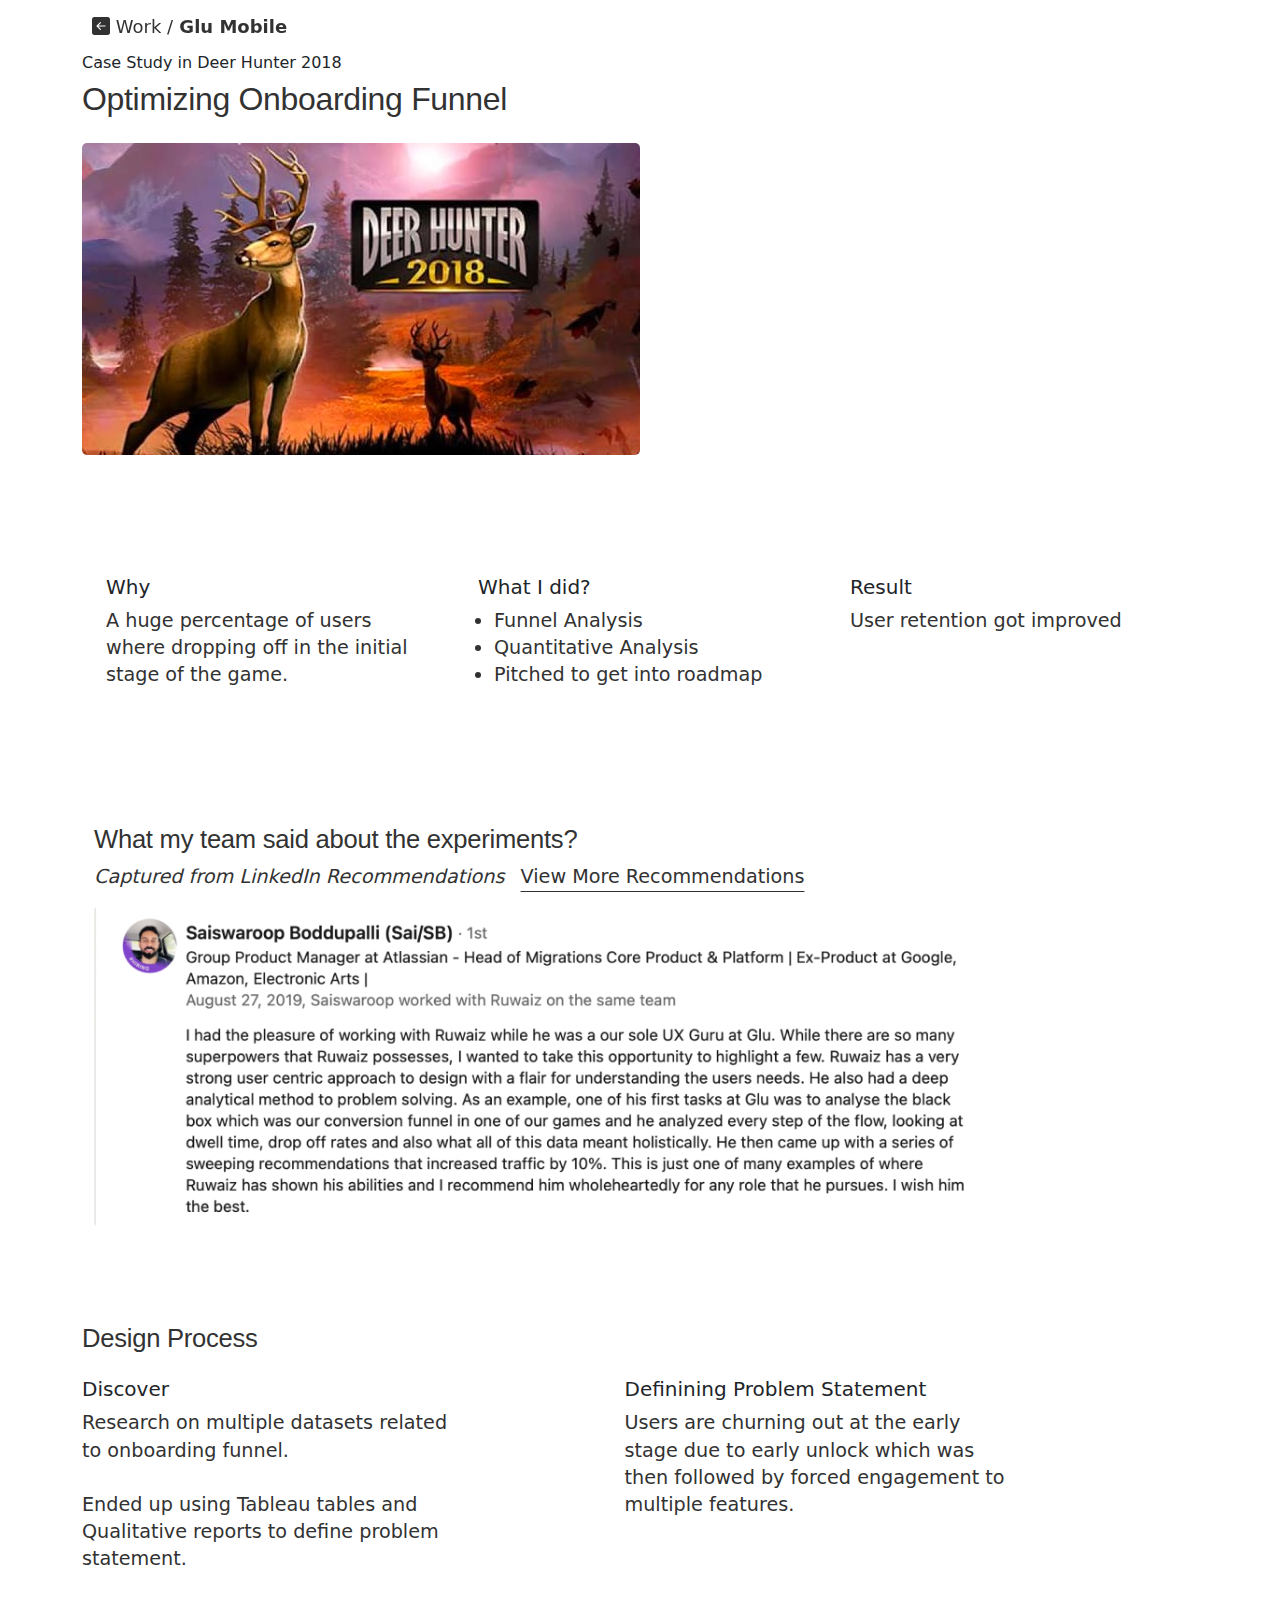
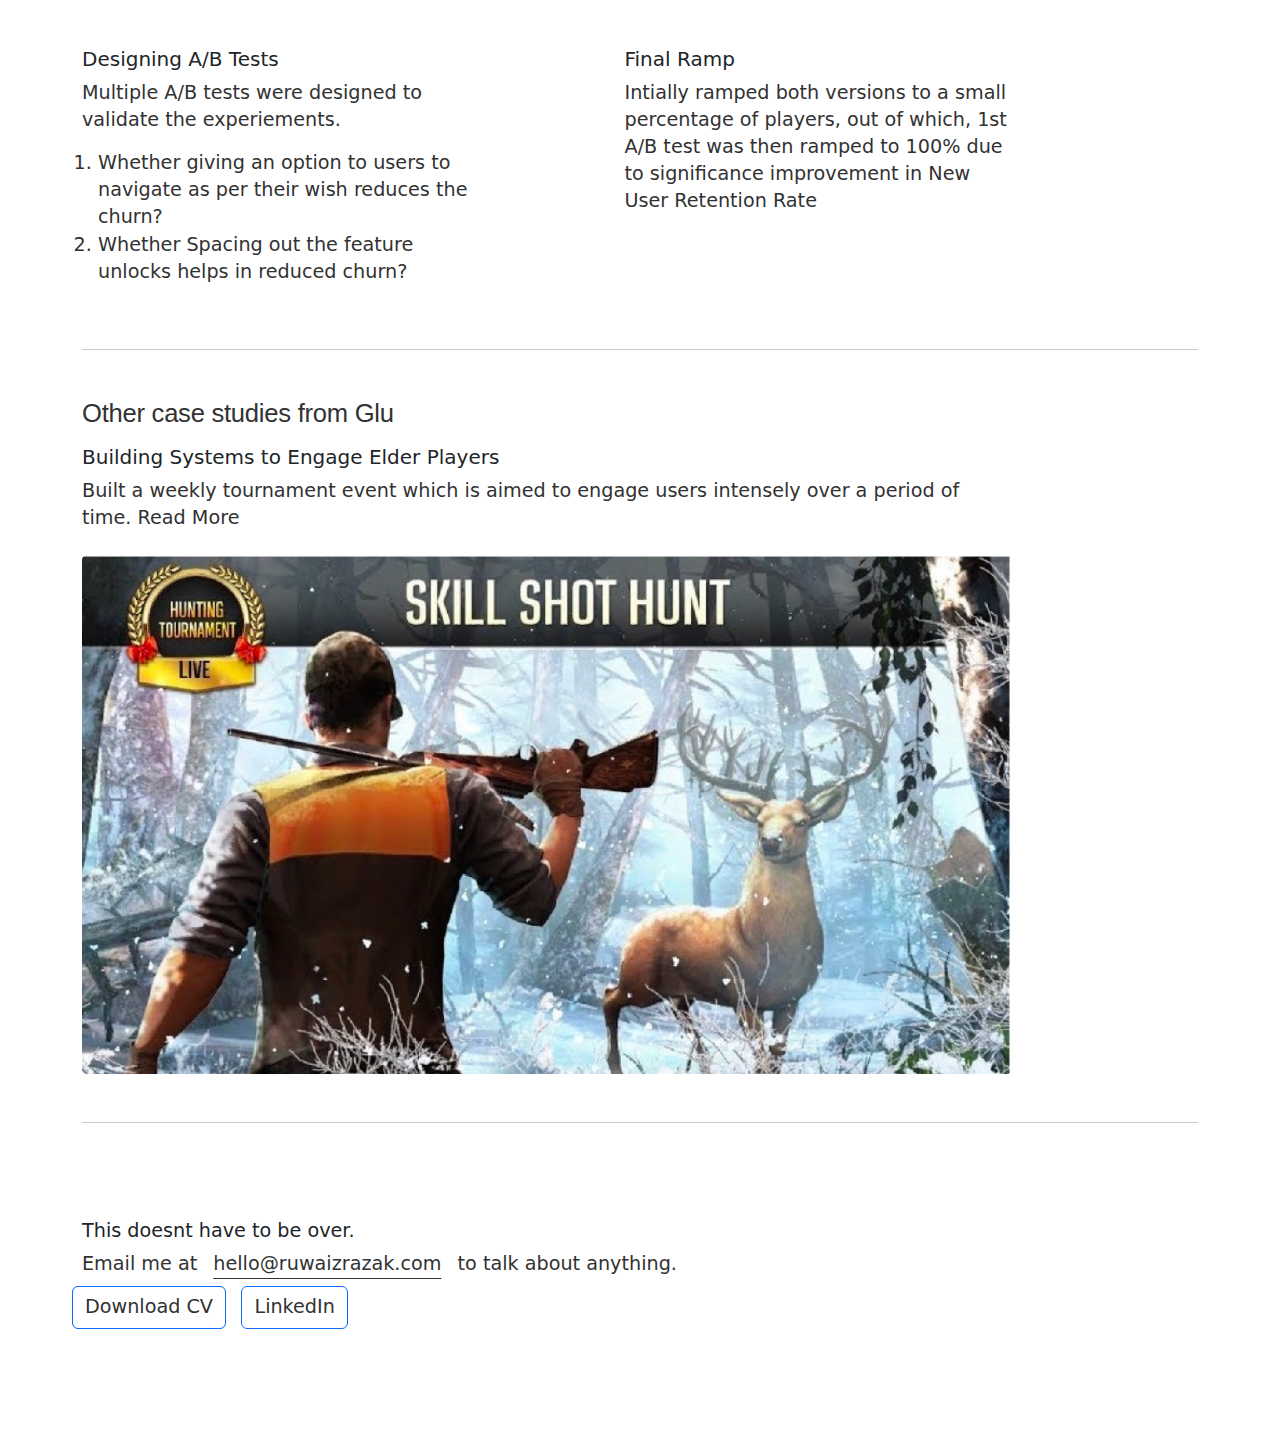
<file: onboardingfunnel.html>
<!doctype html>
<html lang="en">

<head>
  <!-- Google tag (gtag.js) -->
  <script async src="https://www.googletagmanager.com/gtag/js?id=G-75GYY3Y3H3"></script>
  <script>
    window.dataLayer = window.dataLayer || [];
    function gtag() { dataLayer.push(arguments); }
    gtag('js', new Date());

    gtag('config', 'G-75GYY3Y3H3');
  </script>
  <meta charset="utf-8">
  <meta name="description" content="User Experience Designer | Prototyper">
  <meta name="keywords" content="Designer | Prototyper ">
  <meta name="author" content="Ruwaiz Razak">
  <meta name="viewport" content="width=device-width, initial-scale=1">
  <link rel="preconnect" href="https://fonts.googleapis.com">
  <link rel="preconnect" href="https://fonts.gstatic.com" crossorigin>
  <link href="https://fonts.googleapis.com/css2?family=Lato:wght@300;400;700&display=swap" rel="stylesheet">
  <link rel="stylesheet" href="./style.css">
  <link rel="stylesheet" href="https://cdn.jsdelivr.net/npm/bootstrap@5.3.2/dist/css/bootstrap.min.css">
  <link rel="stylesheet" href="https://cdn.jsdelivr.net/npm/bootstrap-icons@1.11.3/font/bootstrap-icons.min.css">
  <title class="bold">Ruwaiz <span class="light">Razak</span></title>
</head>

<body>
  <!-- Navbar begins here -->
  <nav class="navbar container sticky-top navbar-expand-lg">
    <div class="container-fluid">
      <a class="navbar-brand" href="index.html"><i class="bi bi-arrow-left-square-fill"></i> Work&nbsp;/<b>&nbsp;Glu Mobile</b></a>

    </div>
  </nav>
  <!--Navbar ends here-->

<div class="container mt-6 mb-5">
  <div class="row">
    <div>
      <h6>Case Study in Deer Hunter 2018</h6>
      <h3 class="mb-4">Optimizing Onboarding Funnel</h3>
      <img src="images/deerhunteronboarding.jpg"
        class="img-fluid col">
    </div>
  </div>
</div>

<div class="container mt-5 pt-5">
  <div class="row tldr">
    <div class="col-md-4 p-4">
      <h5>Why</h5>
      <p>A huge percentage of users where dropping off in the initial stage of the game.</p>
    </div>
    <div class="col-md-4 p-4">
      <h5>What I did?</h5>
      <ul>
        <li>Funnel Analysis</li>
        <li>Quantitative Analysis</li>
        <li>Pitched to get into roadmap</li>
      </ul>
    </div>
    <div class="col-md-4 p-4 highlight">
      <h5>Result</h5>
      <p class="bold">User retention got improved</p>
    </div>
  </div>

  <div class="row mt-5 pt-5 col-lg-10">
    <div class="container" id="testimony">
      <h4>What my team said about the experiments?</h4>
      <p><i>Captured from LinkedIn Recommendations</i> <a href="https://www.linkedin.com/in/ruwaizrazak/"> View More Recommendations</a></p>
      <img src="images/testimony.jpg" alt="" class="img-fluid">
    </div>
  </div>

  <div class="row mt-5 pt-5 col-lg-10 justify-content-between">
      <h4>Design Process</h4>
      <div class="col-md-5 mt-3">
        <h5>Discover</h5>
        <p>Research on multiple datasets related to onboarding funnel. <br> <br>
        Ended up using Tableau tables and Qualitative reports to define problem statement.</p>
      </div>

      <div class="col-md-5 mt-3">
        <h5>Definining Problem Statement</h5>
        <p>Users are churning out at the early stage due to early unlock which was then followed by forced engagement to multiple
        features.</p>
      </div>
  </div>

  <div class="row col-lg-10 justify-content-between">
    <div class="col-md-5 mt-5">
      <h5>Designing A/B Tests</h5>
      <p>Multiple A/B tests were designed to validate the experiements.</p>
      <ol>
        <li>Whether giving an option to users to navigate as per their wish reduces the churn?</li>
        <li>Whether Spacing out the feature unlocks helps in reduced churn?</li>
      </ol>
    </div>

    <div class="col-md-5 mt-5">
      <h5>Final Ramp</h5>
      <p>Intially ramped both versions to a small percentage of players, out of which, 1st A/B test was then ramped to 100% due
      to significance improvement in New User Retention Rate</p>
    </div>
  </div>
  <hr class="my-5">

  <div class="row my-5 col-lg-10">
    <div class="experience" onclick="location.href='tournamentsystem.html';"
      style="cursor:pointer;">
      <h4>Other case studies from Glu</h4>
      <h5 class="mt-3">Building Systems to Engage Elder Players</h5>
      <p class="mb-4 col">Built a weekly tournament event which is aimed to engage users intensely over a period of time.
        <span class="link">Read More</span></p>
      <img src="images/fes.jpg" class="img-fluid">
    </div>
  </div>

</div>
<!--Footer Starts here-->

<div class="container">
  <hr class="my-5 mx-0">
  <div class="row my-5">
    <div class="col">
      <p class="h3 col-md-8 mt-5">This doesnt have to be over.</p>
      <p class="mb-4">Email me at <a href="mailto:hello@ruwaizrazak.com">hello@ruwaizrazak.com</a> to talk about
        anything.</p>
      <a class="btn btn-primary mb-5"
        href="https://drive.google.com/file/d/1wdCp2R-qVM-IK5cyMs9qyPNwOvSQSHs1/view?usp=share_link" target="_blank"
        role="button">Download CV</a> &nbsp;&nbsp&nbsp;
      <a class="btn btn-outline-primary mb-5" href="https://www.linkedin.com/in/ruwaizrazak" target="_blank"
        role="button">LinkedIn</a>

    </div>
  </div>
</div>
<!-- Footer ends here-->



<!--Contributions Ends Here-->
<script src="https://cdn.jsdelivr.net/npm/bootstrap@5.3.2/dist/js/bootstrap.bundle.min.js"
  integrity="sha384-C6RzsynM9kWDrMNeT87bh95OGNyZPhcTNXj1NW7RuBCsyN/o0jlpcV8Qyq46cDfL" crossorigin="anonymous"></script>
</body>

</html>
</file>
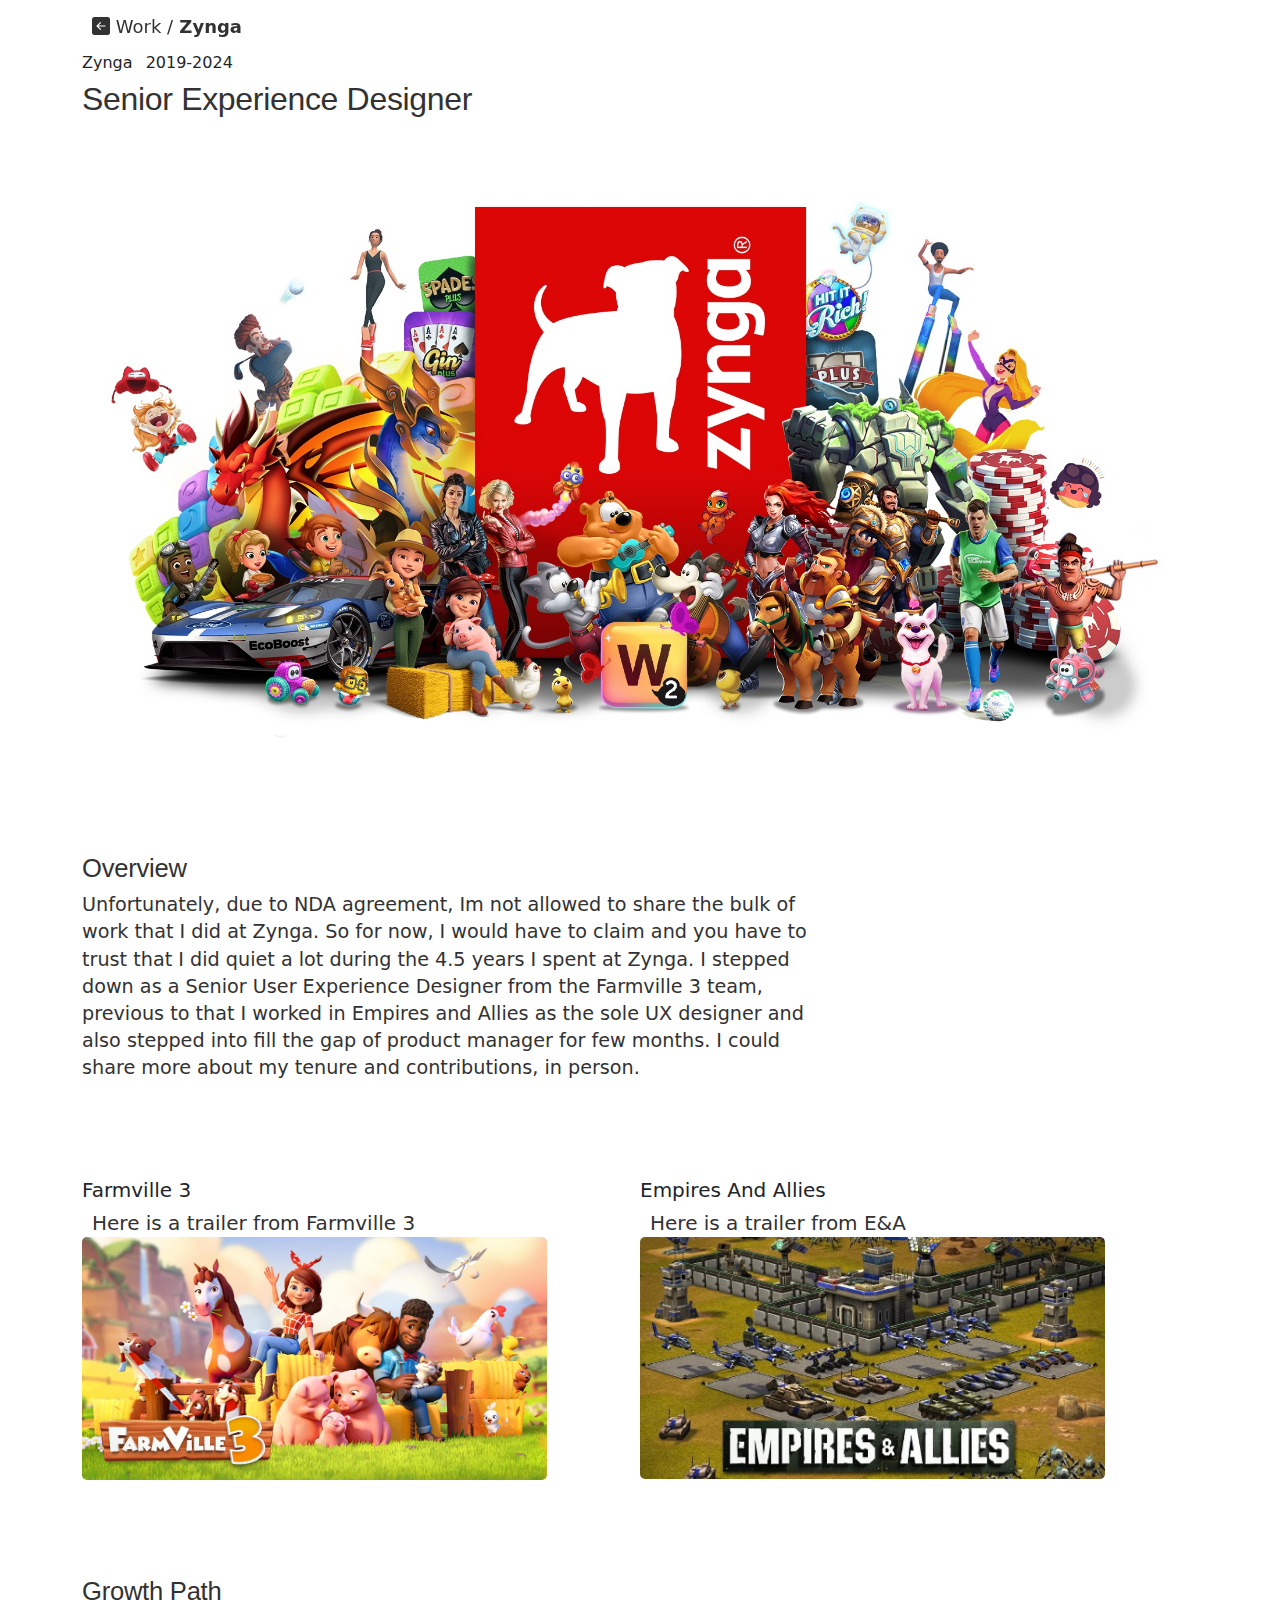
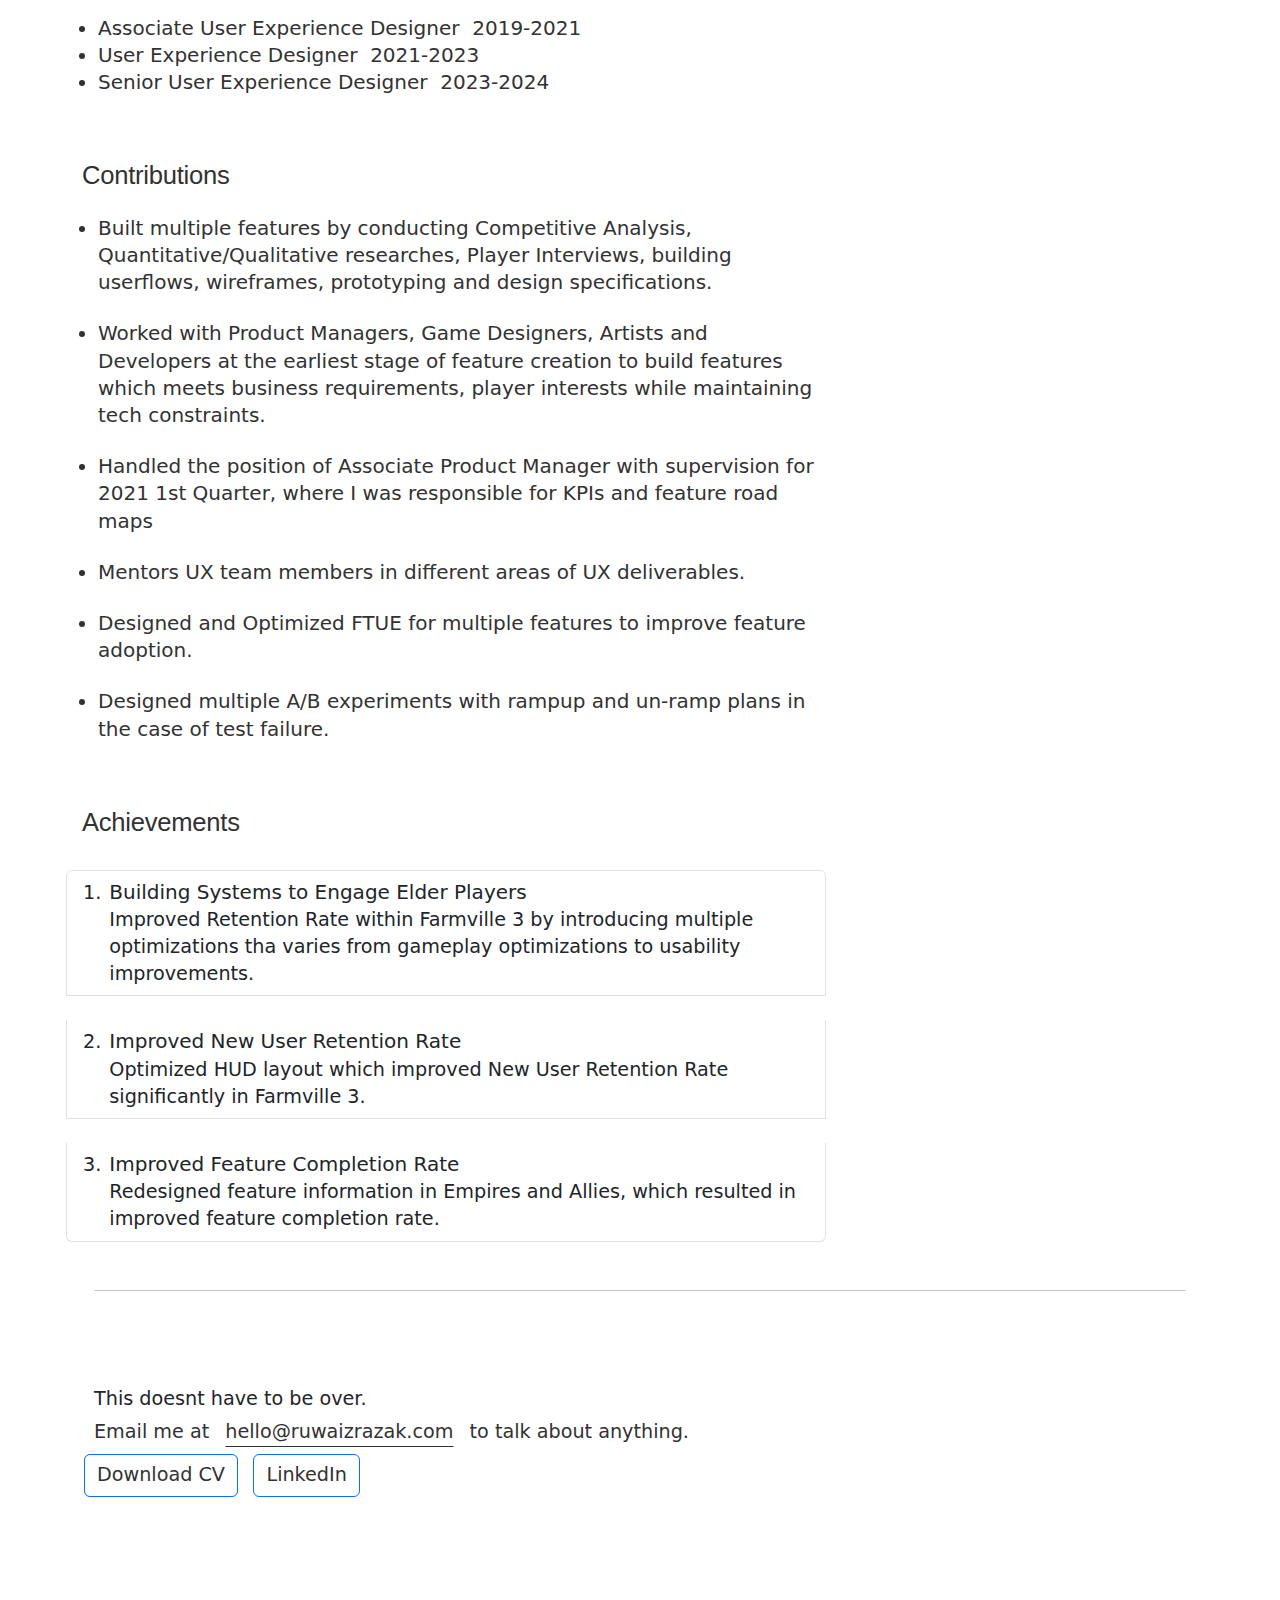
<file: zynga.html>
<!doctype html>
<html lang="en">

<head>
  <!-- Google tag (gtag.js) -->
  <script async src="https://www.googletagmanager.com/gtag/js?id=G-75GYY3Y3H3"></script>
  <script>
    window.dataLayer = window.dataLayer || [];
    function gtag() { dataLayer.push(arguments); }
    gtag('js', new Date());

    gtag('config', 'G-75GYY3Y3H3');
  </script>
  <meta charset="utf-8">
  <meta name="description" content="User Experience Designer | Prototyper">
  <meta name="keywords" content="Designer | Prototyper ">
  <meta name="author" content="Ruwaiz Razak">
  <meta name="viewport" content="width=device-width, initial-scale=1">
  <link rel="preconnect" href="https://fonts.googleapis.com">
  <link rel="preconnect" href="https://fonts.gstatic.com" crossorigin>
  <link href="https://fonts.googleapis.com/css2?family=Lato:wght@300;400;700&display=swap" rel="stylesheet">
  <link rel="stylesheet" href="./style.css">
  <link rel="stylesheet" href="https://cdn.jsdelivr.net/npm/bootstrap@5.3.2/dist/css/bootstrap.min.css">
  <link rel="stylesheet" href="https://cdn.jsdelivr.net/npm/bootstrap-icons@1.11.3/font/bootstrap-icons.min.css">
  <title class="bold">Ruwaiz Razak</span></title>
</head>

<body>
  <!-- Navbar begins here -->
  <nav class="navbar container sticky-top navbar-expand-lg">
    <div class="container-fluid">
      <a class="navbar-brand" href="index.html"><i class="bi bi-arrow-left-square-fill"></i> Work&nbsp;/<b>&nbsp;Zynga</b></a>

    </div>
  </nav>
  <!--Navbar ends here-->

<div class="container mt-6">
  <div class="row">
    <div class="mb-4">
      <h6>Zynga <span class="light mx-2">2019-2024<span></h6>
      <h3 class="mb-4">Senior Experience Designer</h3>
      <img src="images/zynga.jpg"
        class="img-fluid col mb-5">
    </div>
  </div>
  <div class="row">
    <div class="col-lg-8">
      <h4>Overview</h4>
      <p class="mb-5">Unfortunately, due to NDA agreement, Im not allowed to share the bulk of work that I did at Zynga. So for now, I would
      have to claim and you have to trust that I did quiet a lot during the 4.5 years I spent at Zynga. I stepped down as a
      Senior User Experience Designer from the Farmville 3 team, previous to that I worked in Empires and Allies as the sole
      UX designer and also stepped into fill the gap of product manager for few months.
      I could share more about my tenure and contributions, in person.</p>
    </div>
  </div>
  <div class="row mt-5 justify-content-start"> <!--Experience Path Starts here-->
    <div class="experience col-lg-5 mb-5" onclick="location.href='https://www.youtube.com/watch?v=lgnY0QYqAfE';" style="cursor:pointer;">
      <h5>Farmville 3</h5>
      <a class="fs-5 mb-4 col">Here is a trailer from Farmville 3</a>
      <img src="images/fv3poster.jpg"
        class="img-fluid">
    </div>

    <div class="experience col-lg-5 mb-5 offset-lg-1" onclick="location.href='https://www.youtube.com/watch?v=xp8sWWBayTQ'" style="cursor:pointer;")
      style="cursor:pointer;">
      <h5>Empires And Allies</h5>
      <a class="fs-5 mb-4 col">Here is a trailer from E&A</a>
      <img src="images/empiresandallies.jpg" class="img-fluid">
    </div>

  </div> <!--Experience Path Ends here-->

  <div class="row mt-5"> <!--Growth Path Starts here-->
    <div class="col">
      <h4>Growth Path</h4>
      <ul>
        <li class="fs-5">Associate User Experience Designer &nbsp;<span class="light">2019-2021</span></li>
        <li class="fs-5">User Experience Designer &nbsp;<span class="light">2021-2023</span></li>
        <li class="fs-5">Senior User Experience Designer &nbsp;<span class="light">2023-2024</span></li>
      </ul>
  </div>
  </div> <!--Growth Path Ends here-->

  <!--Contributions Starts here-->
  <div class="row mt-5">
    <div class="col-lg-8">
      <h4>Contributions</h4>
      <ul>
        <li class="fs-5 mt-4">Built multiple features by conducting Competitive Analysis, Quantitative/Qualitative
          researches, Player Interviews,
          building userflows, wireframes, prototyping and design specifications.</li>
        <li class="fs-5 mt-4">Worked with Product Managers, Game Designers, Artists and Developers at the earliest stage
          of feature creation to build
          features which meets business requirements, player interests while maintaining tech constraints.</li>
        <li class="fs-5 mt-4">Handled the position of Associate Product Manager with supervision for 2021 1st Quarter,
          where I was responsible for
          KPIs and feature road maps</li>
        <li class="fs-5 mt-4">Mentors UX team members in different areas of UX deliverables.</li>
        <li class="fs-5 mt-4">Designed and Optimized FTUE for multiple features to improve feature adoption.</li>
        <li class="fs-5 mt-4">Designed multiple A/B experiments with rampup and un-ramp plans in the case of test failure.
        </li>
      </ul>
    </div>
  </div> <!--Contributions Ends here-->

  <!--Achievements Starts here-->
  <div class="row my-5">
    <div class="col-lg-8">
      <h4>Achievements</h4>
      <ol class="list-group list-group-numbered">
        <li class="list-group-item d-flex justify-content-between align-items-start mt-4">
          <div class="ms-2 me-auto">
            <div class="fs-5">Building Systems to Engage Elder Players</div>
            Improved Retention Rate within Farmville 3 by introducing multiple optimizations tha varies from gameplay optimizations
            to usability improvements.
          </div>
        </li>
        <li class="list-group-item d-flex justify-content-between align-items-start mt-4">
          <div class="ms-2 me-auto">
            <div class="fs-5">Improved New User Retention Rate</div>
            Optimized HUD layout which improved New User Retention Rate significantly in Farmville 3.
          </div>

        </li>
        <li class="list-group-item d-flex justify-content-between align-items-start mt-4">
          <div class="ms-2 me-auto">
            <div class="fs-5">Improved Feature Completion Rate</div>
            Redesigned feature information in Empires and Allies, which resulted in improved feature completion rate.
          </div>

        </li>
      </ol>
    </div>
  </div> <!--Achievements Ends here-->
  <!--Footer Starts here-->

  <div class="container">
    <hr class="my-5 mx-0">
    <div class="row my-5">
      <div class="col">
        <p class="h3 col-md-8 mt-5">This doesnt have to be over.</p>
        <p class="mb-4">Email me at <a href="mailto:hello@ruwaizrazak.com">hello@ruwaizrazak.com</a> to talk about
          anything.</p>
        <a class="btn btn-primary mb-5"
          href="https://drive.google.com/file/d/1wdCp2R-qVM-IK5cyMs9qyPNwOvSQSHs1/view?usp=share_link" target="_blank"
          role="button">Download CV</a> &nbsp;&nbsp&nbsp;
        <a class="btn btn-outline-primary mb-5" href="https://www.linkedin.com/in/ruwaizrazak" target="_blank"
          role="button">LinkedIn</a>

      </div>
    </div>
  </div>
  <!-- Footer ends here-->
</div>


<!--Contributions Ends Here-->
<script src="https://cdn.jsdelivr.net/npm/bootstrap@5.3.2/dist/js/bootstrap.bundle.min.js"
  integrity="sha384-C6RzsynM9kWDrMNeT87bh95OGNyZPhcTNXj1NW7RuBCsyN/o0jlpcV8Qyq46cDfL" crossorigin="anonymous"></script>
</body>

</html>
</file>
<file: style.css>
body {
  font-family: "Inter", sans-serif;
  color: #323232;
}

::selection {
  background-color: rgb(250, 250, 155);
}

h1 {
  font-family: "Space Grotesk", sans-serif;
  font-size: 4.5rem !important;
  font-weight: 400;
  line-height: 5.438rem;
}

h2, h3, h4 {
  font-family: "Space Grotesk", sans-serif;
  font-style: normal;
  font-weight: 400;
  font-size: 2.75rem !important;
  color: #323232 !important;
  line-height: 3rem;
  letter-spacing: -0.01em;
}

mark {
  background-color: chartreuse;
  padding: 5px;
}

h3, h4 {
  font-size: 2rem !important;
  line-height: 2.563rem;
  font-weight: 400;
}

h4 {
  font-size: 1.6rem !important;
  line-height: 1.9rem;
  font-weight: 400 !important;
}

p, .btn, a, li {
  color: #323232;
  font-size: 1.2rem !important;
  line-height: 1.7rem;
  font-weight: 400 !important;
}

li {
  margin-left: -1rem;
}

a {
  text-decoration: underline;
  text-underline-offset: 0.4em;
  color: #323232 !important;
  padding: 10px;
}

@keyframes linkAnimation {
  from {
    text-underline-offset: 0.4em;
  }
  to {
    text-underline-offset: -0.4em;
  }
}
a:hover {
  text-decoration-skip-ink: none;
  text-decoration-color: black;
  background-color: yellow !important;
  text-decoration-thickness: 0.1em;
  animation: 0.2s 1 forwards linkAnimation;
}

.navbar a {
  font-size: 1.125rem !important;
}
.navbar a.active {
  text-decoration: line-through;
  pointer-events: none;
}

.font-weight-regular {
  font-weight: 400;
}

.font-weight-light {
  font-weight: 300;
}

.font-weight-bold, h4 {
  font-weight: 600;
}

.btn {
  border-radius: 40px;
  border-style: solid;
  border-color: #323232;
  color: #323232 !important;
  font-family: "Inter", sans-serif;
  padding: 15px 30px 15px 30px;
  translate: 0px -10px;
  margin-top: -5px;
  margin-left: -10px;
  background: linear-gradient(to top, yellow 50%, white 50%);
  background-size: 100% 200%;
  transition: all 0.2s ease-out;
}

.btn:hover {
  background-position: bottom right;
}

#arrow {
  height: 60px;
  width: 52px;
  transform: translateY(-100%);
  animation: 2s infinite alternate bounce;
  animation-delay: 1s;
  animation-timing-function: ease-in-out;
}
@keyframes bounce {
  from {
    transform: translateY(-100%);
  }
  to {
    transform: translateY(-25%);
  }
}

#footer {
  margin-top: 50px;
}
#footer button {
  margin-left: -0.2em;
}
#footer img {
  height: 52px;
  width: 60px;
}
#footer h3, #footer h4 {
  padding-bottom: 20px;
}

#casestudy {
  margin-top: 60px;
}

img {
  border-radius: 5px;
}

.list-group-item {
  border: none;
  padding-left: 0;
}

.stretched-link {
  text-decoration: none;
  margin-bottom: 0px;
  padding: 0%;
}

.stretched-link:hover {
  animation: none;
  background-color: transparent !important;
}

@media screen and (max-width: 480px) {
  .container {
    width: 90%;
  }
  h1 {
    font-size: 3rem !important;
    line-height: 3.4rem;
  }
  h2, h3, h4 {
    font-size: 1.8rem !important;
    line-height: 2.2rem;
  }
  h3, h4 {
    font-size: 1.5rem !important;
    line-height: 2rem;
    font-weight: 400;
  }
  h4 {
    font-size: 1.2rem !important;
    line-height: 1.6rem;
  }
  p, li, a, .btn {
    color: #323232;
    font-size: 1rem !important;
    line-height: 1.4rem;
    font-weight: 400 !important;
  }
  a {
    padding: 5px;
  }
  #designprocessimage {
    width: 30%;
  }
  #arrow {
    height: 30px;
    width: 32px;
  }
}
@media screen and (max-width: 375px) {
  .container {
    width: 90%;
  }
  h1 {
    font-size: 2.5rem !important;
    line-height: 2.8rem;
  }
  h2, h3, h4 {
    font-size: 1.8rem !important;
    line-height: 2.2rem;
  }
  mark {
    background-color: chartreuse;
    padding: 2px;
  }
  h3, h4 {
    font-size: 1.5rem !important;
    line-height: 2rem;
    font-weight: 400;
  }
  h4 {
    font-size: 1.2rem !important;
    line-height: 1.6rem;
  }
  p, li, a, .btn {
    color: #323232;
    font-size: 1rem !important;
    line-height: 1.4rem;
    font-weight: 400 !important;
  }
  a {
    padding: 4px;
  }
  #designprocessimage {
    width: 30%;
  }
  #arrow {
    height: 30px;
    width: 32px;
  }
}
#hero, .postHero {
  padding: 50px 0px 100px 0;
}
#hero .row h1, .postHero .row h1 {
  margin-left: -5px;
}

.row {
  margin: 10px 0px 10px 0px;
  --bs-gutter-x: 0rem !important;
  padding: 0px !important;
  position: relative;
}

.container {
  --bs-gutter-x: 0rem;
}

.individualWork .workDesc {
  padding: 20px 0px 20px 20px;
  height: 400px;
  background-color: #F3F3F3;
}
.individualWork .imagesection {
  align-content: center;
  height: 400px;
  display: flex;
  justify-content: center;
  padding: 10px;
  background-color: #E5E5E5;
}
.individualWork .imagesection img {
  width: 90%;
  transform: rotate(-10deg) !important;
}
.individualWork .imagesection img:hover {
  transform: rotate(0deg) !important;
}

.individualWork:hover {
  border-radius: 10px;
  transform: scale(1.1, 1.1);
  transition: all 0.2s ease-out;
}
.individualWork:hover .imagesection img {
  transform: rotate(0deg) !important;
  transition: all 0.2s ease-out;
}

#FARMVILLE:hover .workDesc {
  background-color: #E6FEED;
}
#FARMVILLE:hover .imagesection {
  background-color: #007F22;
}

#EnA:hover .workDesc {
  background-color: #ECF0F9;
}
#EnA:hover .imagesection {
  background-color: #223965;
}

#DH2018:hover .workDesc {
  background-color: #FEF6E6;
}
#DH2018:hover .imagesection {
  background-color: #E19707;
}

.postHero {
  padding-bottom: 10px;
}
.postHero button {
  position: relative;
  top: 100%;
  transform: translateY(-100%);
}
.postHero p, .postHero li, .postHero a, .postHero .btn {
  margin-bottom: 0;
}
.postHero h1 {
  margin-bottom: 0.1rem;
}
.postHero #AboutImage {
  filter: saturate(0);
}
.postHero #AboutImage:hover {
  animation: none !important;
  filter: saturate(1.5);
}
.postHero img {
  margin: 50px 0px 50px 0;
}
@keyframes imageshake {
  0% {
    transform: scale 1.1 rotate(0deg);
  }
  25% {
    transform: scale(1.1) rotate(-5deg);
  }
  50% {
    transform: scale(1.1) rotate(0deg);
  }
  75% {
    transform: scale(1.1) rotate(5deg);
  }
  100% {
    transform: scale 1.1 rotate(0deg);
  }
}
.postHero img:hover {
  animation: 0.4s 1 forwards imageshake;
  animation-timing-function: cubic-bezier(0.01, 0.98, 1, 0.32);
}

.Trailer {
  width: 100%;
  height: 56%;
  margin-bottom: 50px;
}
.Trailer iframe {
  width: 100%;
  height: 50vw;
}

#gamesworked img {
  width: 150px;
  height: 150px;
  padding: 5px;
  margin: 0px !important;
}

@media screen and (max-width: 480px) {
  #gamesworked img {
    width: 100px;
    height: 100px;
    padding: 5px;
    margin: 0px !important;
  }
  #FARMVILLE .workDesc {
    background-color: #E6FEED;
  }
  #FARMVILLE .imagesection {
    background-color: #007F22;
  }
  #EnA .workDesc {
    background-color: #ECF0F9;
  }
  #EnA .imagesection {
    background-color: #223965;
  }
  #DH2018 .workDesc {
    background-color: #FEF6E6;
  }
  #DH2018 .imagesection {
    background-color: #E19707;
  }
}
@media screen and (max-width: 375px) {
  #hero, .postHero {
    padding: 50px 0px 0px 0;
  }
  #hero .row h1, .postHero .row h1 {
    margin-left: -5px;
  }
  #gamesworked img {
    width: 90px;
    height: 90px;
    padding: 5px;
    margin: 0px !important;
  }
  #FARMVILLE .workDesc {
    background-color: #E6FEED;
  }
  #FARMVILLE .imagesection {
    background-color: #007F22;
  }
  #EnA .workDesc {
    background-color: #ECF0F9;
  }
  #EnA .imagesection {
    background-color: #223965;
  }
  #DH2018 .workDesc {
    background-color: #FEF6E6;
  }
  #DH2018 .imagesection {
    background-color: #E19707;
  }
}

/*# sourceMappingURL=style.css.map */
</file>
